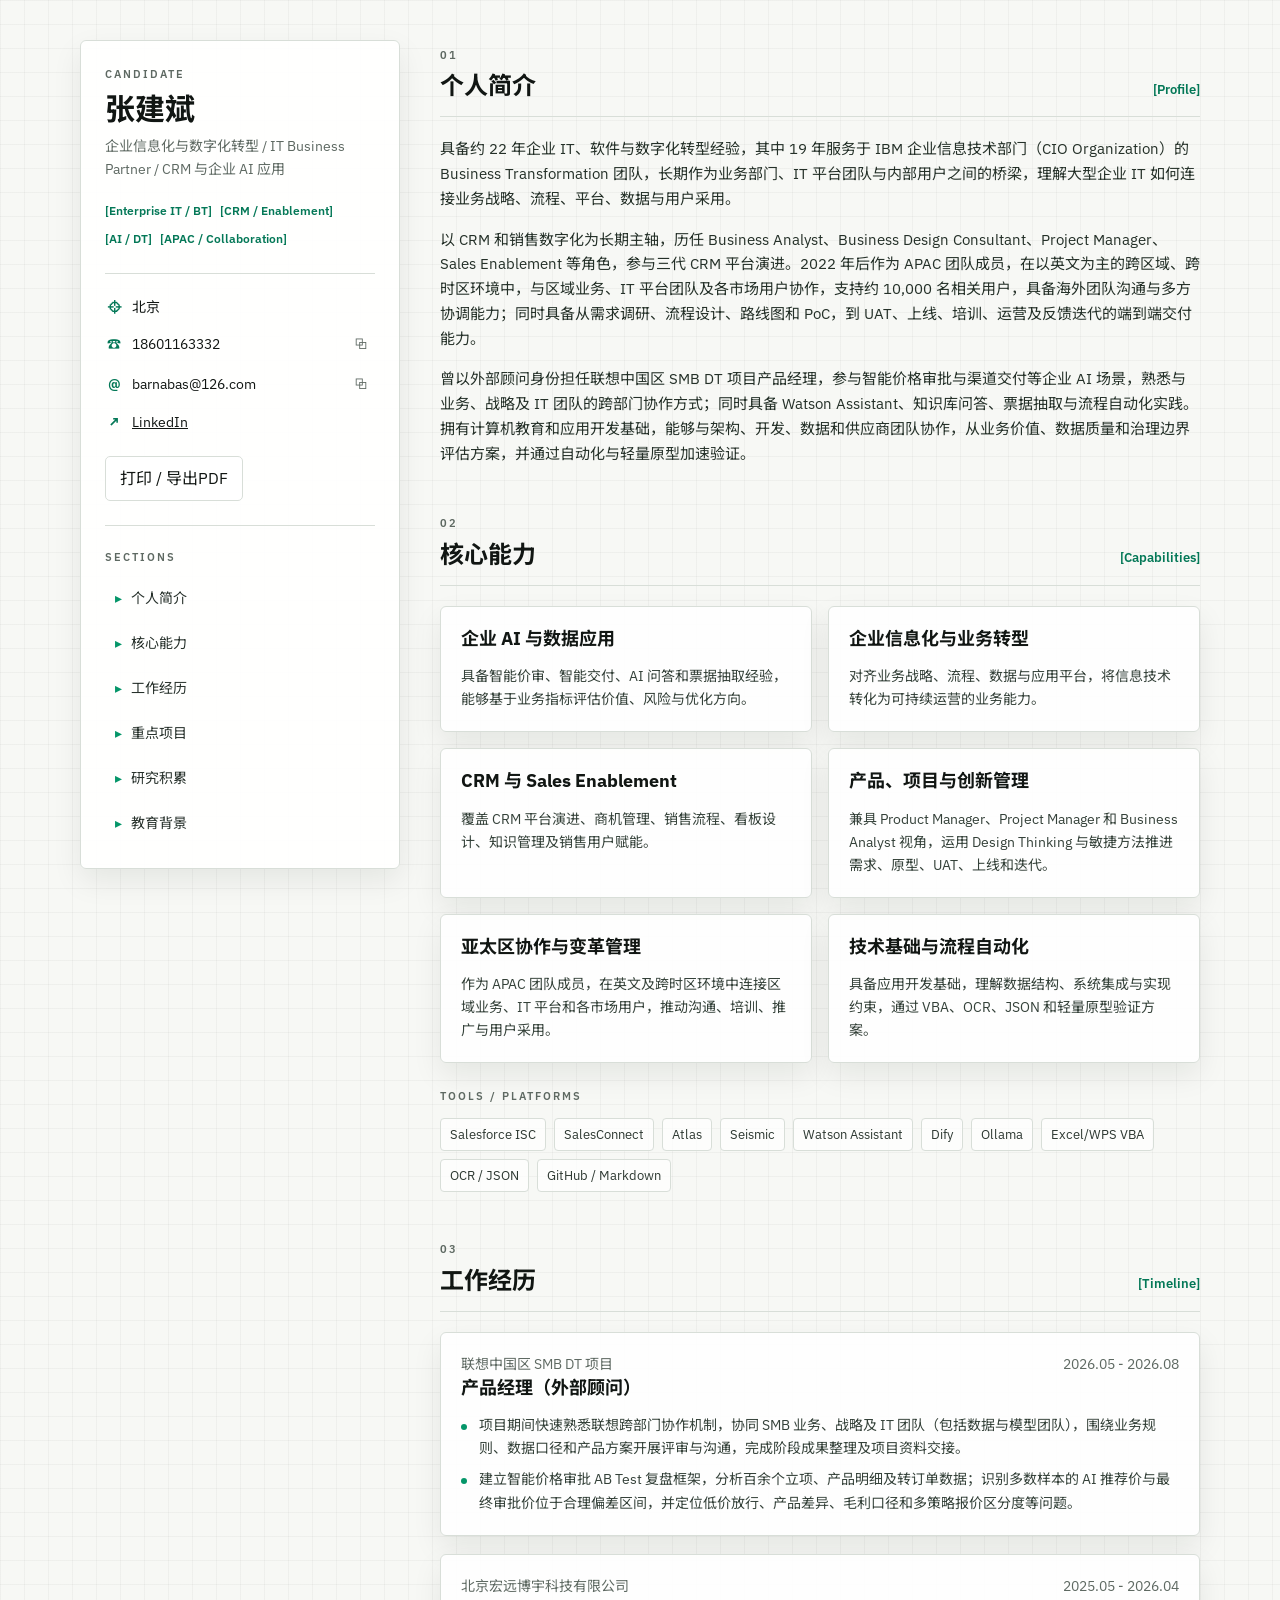
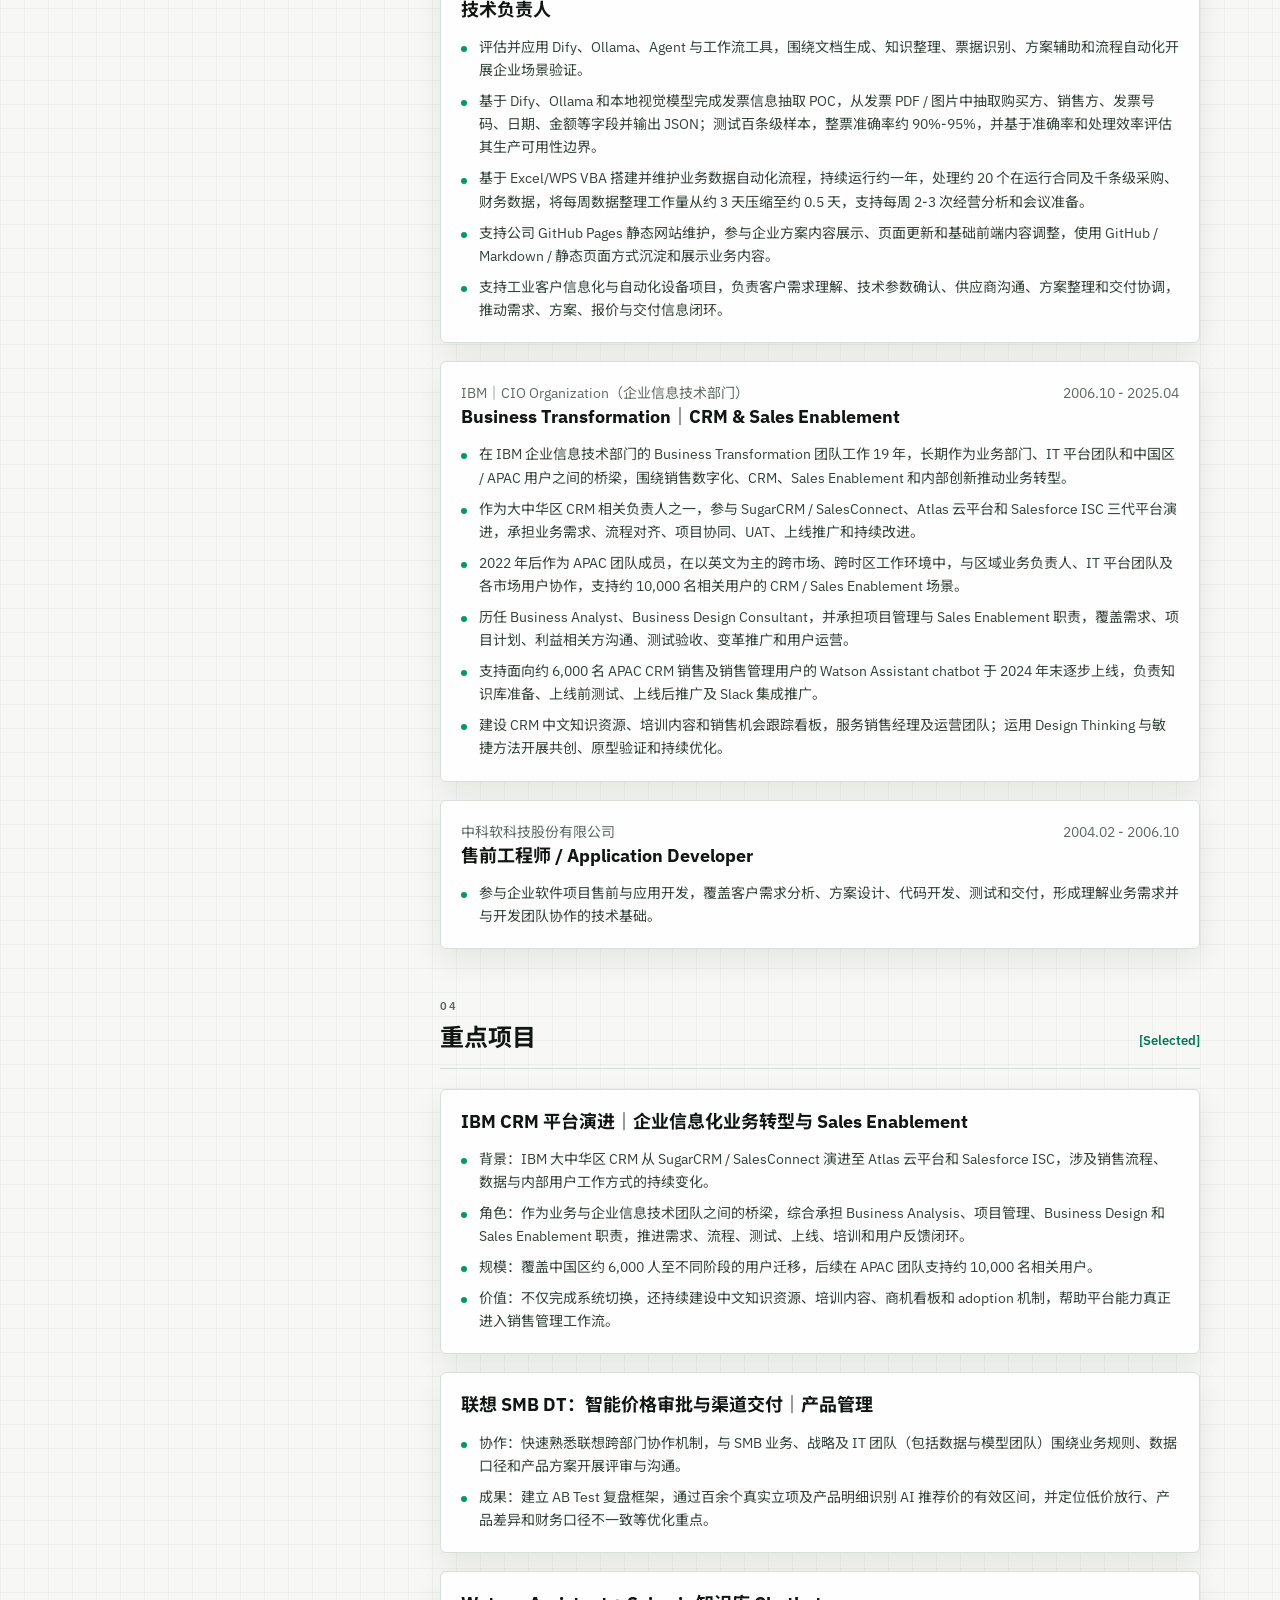
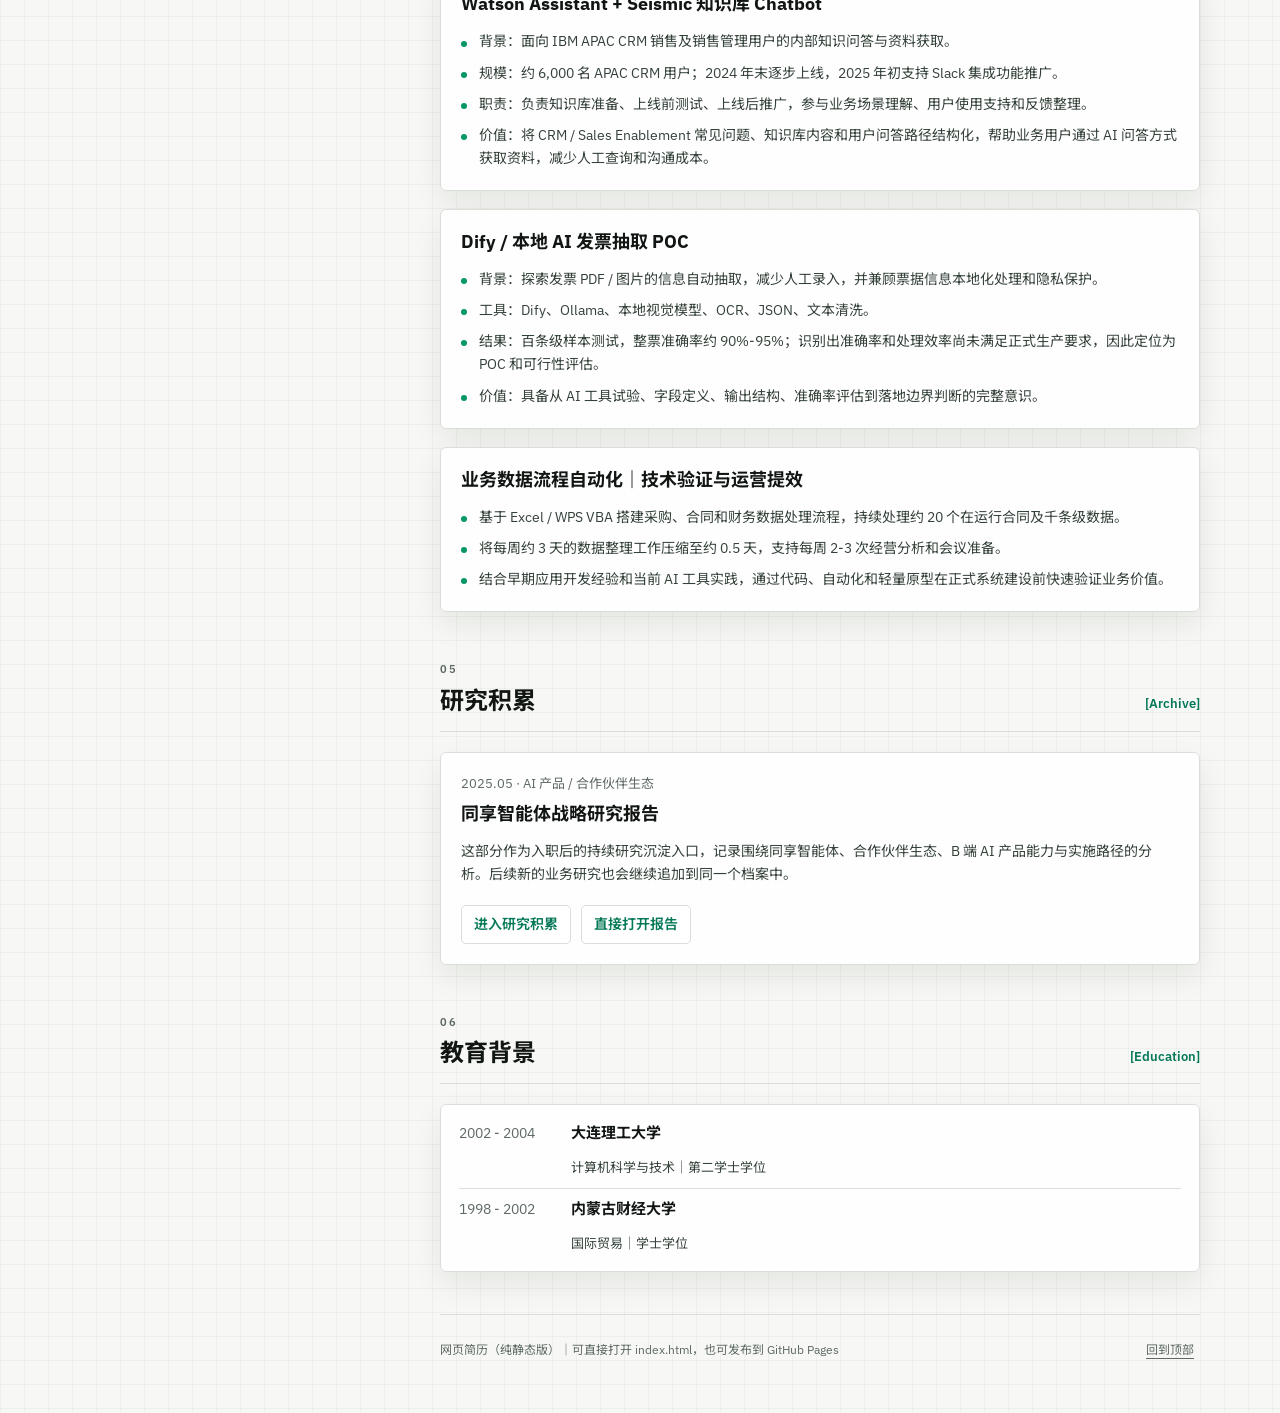
<file: index.html>
<!doctype html>
<html lang="zh-CN">
  <head>
    <meta charset="UTF-8" />
    <meta name="viewport" content="width=device-width, initial-scale=1.0" />
    <meta name="description" content="张建斌｜企业信息化与数字化转型 / IT Business Partner / CRM 与企业 AI 应用｜网页简历" />
    <meta name="author" content="张建斌" />
    <title>张建斌｜企业信息化与数字化转型｜简历</title>
    <link rel="preconnect" href="https://fonts.googleapis.com" />
    <link rel="preconnect" href="https://fonts.gstatic.com" crossorigin />
    <link href="https://fonts.googleapis.com/css2?family=IBM+Plex+Sans:wght@400;500;600;700&family=Noto+Sans+SC:wght@400;500;600;700&display=swap" rel="stylesheet" />
    <link rel="stylesheet" href="./styles.css" />
  </head>
  <body>
    <div class="page-shell">
      <header class="print-header">
        <h1>张建斌</h1>
        <p>企业信息化与数字化转型 / IT Business Partner / CRM 与企业 AI 应用</p>
        <div class="print-contact">
          <span>北京</span>
          <span>手机：18601163332</span>
          <span>邮箱：barnabas@126.com</span>
          <span>LinkedIn：www.linkedin.com/in/jian-bin-zhang-980275129/</span>
        </div>
      </header>

      <aside class="sidebar" aria-label="候选人信息">
        <div class="candidate-card">
          <div class="eyebrow">CANDIDATE</div>
          <h1>张建斌</h1>
          <p class="role">企业信息化与数字化转型 / IT Business Partner / CRM 与企业 AI 应用</p>

          <div class="tags" aria-label="关键词">
            <span>[Enterprise IT / BT]</span>
            <span>[CRM / Enablement]</span>
            <span>[AI / DT]</span>
            <span>[APAC / Collaboration]</span>
          </div>

          <div class="contact-list">
            <div class="contact-item">
              <span class="icon" aria-hidden="true">⌖</span>
              <span>北京</span>
            </div>
            <div class="contact-item">
              <span class="icon" aria-hidden="true">☎</span>
              <span id="phone">18601163332</span>
              <button class="icon-button" type="button" data-copy-target="phone" aria-label="复制手机号">⧉</button>
            </div>
            <div class="contact-item">
              <span class="icon" aria-hidden="true">@</span>
              <span id="email">barnabas@126.com</span>
              <button class="icon-button" type="button" data-copy-target="email" aria-label="复制邮箱">⧉</button>
            </div>
            <div class="contact-item">
              <span class="icon" aria-hidden="true">↗</span>
              <a href="https://www.linkedin.com/in/jian-bin-zhang-980275129/" target="_blank" rel="noreferrer">LinkedIn</a>
            </div>
          </div>

          <div class="action-row">
            <button class="button" type="button" id="printButton">打印 / 导出PDF</button>
          </div>

          <nav class="section-nav" aria-label="简历章节">
            <div class="eyebrow">SECTIONS</div>
            <a href="#summary">个人简介</a>
            <a href="#skills">核心能力</a>
            <a href="#experience">工作经历</a>
            <a href="#projects">重点项目</a>
            <a href="#research">研究积累</a>
            <a href="#education">教育背景</a>
          </nav>
        </div>
      </aside>

      <main class="content">
        <header class="mobile-header">
          <h1>张建斌</h1>
          <p>企业信息化与数字化转型 / IT Business Partner / CRM 与企业 AI 应用</p>
          <div>北京｜18601163332｜barnabas@126.com</div>
          <button class="button" type="button" id="mobilePrintButton">打印 / 导出PDF</button>
        </header>

        <section id="summary" class="section">
          <div class="section-heading">
            <div>
              <span>01</span>
              <h2>个人简介</h2>
            </div>
            <em>[Profile]</em>
          </div>
          <div class="section-body prose">
            <p>具备约 22 年企业 IT、软件与数字化转型经验，其中 19 年服务于 IBM 企业信息技术部门（CIO Organization）的 Business Transformation 团队，长期作为业务部门、IT 平台团队与内部用户之间的桥梁，理解大型企业 IT 如何连接业务战略、流程、平台、数据与用户采用。</p>
            <p>以 CRM 和销售数字化为长期主轴，历任 Business Analyst、Business Design Consultant、Project Manager、Sales Enablement 等角色，参与三代 CRM 平台演进。2022 年后作为 APAC 团队成员，在以英文为主的跨区域、跨时区环境中，与区域业务、IT 平台团队及各市场用户协作，支持约 10,000 名相关用户，具备海外团队沟通与多方协调能力；同时具备从需求调研、流程设计、路线图和 PoC，到 UAT、上线、培训、运营及反馈迭代的端到端交付能力。</p>
            <p>曾以外部顾问身份担任联想中国区 SMB DT 项目产品经理，参与智能价格审批与渠道交付等企业 AI 场景，熟悉与业务、战略及 IT 团队的跨部门协作方式；同时具备 Watson Assistant、知识库问答、票据抽取与流程自动化实践。拥有计算机教育和应用开发基础，能够与架构、开发、数据和供应商团队协作，从业务价值、数据质量和治理边界评估方案，并通过自动化与轻量原型加速验证。</p>
          </div>
        </section>

        <section id="skills" class="section">
          <div class="section-heading">
            <div>
              <span>02</span>
              <h2>核心能力</h2>
            </div>
            <em>[Capabilities]</em>
          </div>
          <div class="section-body">
            <div class="skill-grid">
              <article class="card"><h3>企业 AI 与数据应用</h3><p>具备智能价审、智能交付、AI 问答和票据抽取经验，能够基于业务指标评估价值、风险与优化方向。</p></article>
              <article class="card"><h3>企业信息化与业务转型</h3><p>对齐业务战略、流程、数据与应用平台，将信息技术转化为可持续运营的业务能力。</p></article>
              <article class="card"><h3>CRM 与 Sales Enablement</h3><p>覆盖 CRM 平台演进、商机管理、销售流程、看板设计、知识管理及销售用户赋能。</p></article>
              <article class="card"><h3>产品、项目与创新管理</h3><p>兼具 Product Manager、Project Manager 和 Business Analyst 视角，运用 Design Thinking 与敏捷方法推进需求、原型、UAT、上线和迭代。</p></article>
              <article class="card"><h3>亚太区协作与变革管理</h3><p>作为 APAC 团队成员，在英文及跨时区环境中连接区域业务、IT 平台和各市场用户，推动沟通、培训、推广与用户采用。</p></article>
              <article class="card"><h3>技术基础与流程自动化</h3><p>具备应用开发基础，理解数据结构、系统集成与实现约束，通过 VBA、OCR、JSON 和轻量原型验证方案。</p></article>
            </div>

            <div class="tool-block">
              <div class="eyebrow">TOOLS / PLATFORMS</div>
              <div class="tool-list">
                <span>Salesforce ISC</span><span>SalesConnect</span><span>Atlas</span><span>Seismic</span><span>Watson Assistant</span><span>Dify</span><span>Ollama</span><span>Excel/WPS VBA</span><span>OCR / JSON</span><span>GitHub / Markdown</span>
              </div>
            </div>
          </div>
        </section>

        <section id="experience" class="section">
          <div class="section-heading">
            <div>
              <span>03</span>
              <h2>工作经历</h2>
            </div>
            <em>[Timeline]</em>
          </div>
          <div class="section-body stack">
            <article class="card">
              <div class="job-title"><div><p>联想中国区 SMB DT 项目</p><h3>产品经理（外部顾问）</h3></div><time>2026.05 - 2026.08</time></div>
              <ul>
                <li>项目期间快速熟悉联想跨部门协作机制，协同 SMB 业务、战略及 IT 团队（包括数据与模型团队），围绕业务规则、数据口径和产品方案开展评审与沟通，完成阶段成果整理及项目资料交接。</li>
                <li>建立智能价格审批 AB Test 复盘框架，分析百余个立项、产品明细及转订单数据；识别多数样本的 AI 推荐价与最终审批价位于合理偏差区间，并定位低价放行、产品差异、毛利口径和多策略报价区分度等问题。</li>
              </ul>
            </article>

            <article class="card">
              <div class="job-title"><div><p>北京宏远博宇科技有限公司</p><h3>技术负责人</h3></div><time>2025.05 - 2026.04</time></div>
              <ul>
                <li>评估并应用 Dify、Ollama、Agent 与工作流工具，围绕文档生成、知识整理、票据识别、方案辅助和流程自动化开展企业场景验证。</li>
                <li>基于 Dify、Ollama 和本地视觉模型完成发票信息抽取 POC，从发票 PDF / 图片中抽取购买方、销售方、发票号码、日期、金额等字段并输出 JSON；测试百条级样本，整票准确率约 90%-95%，并基于准确率和处理效率评估其生产可用性边界。</li>
                <li>基于 Excel/WPS VBA 搭建并维护业务数据自动化流程，持续运行约一年，处理约 20 个在运行合同及千条级采购、财务数据，将每周数据整理工作量从约 3 天压缩至约 0.5 天，支持每周 2-3 次经营分析和会议准备。</li>
                <li>支持公司 GitHub Pages 静态网站维护，参与企业方案内容展示、页面更新和基础前端内容调整，使用 GitHub / Markdown / 静态页面方式沉淀和展示业务内容。</li>
                <li>支持工业客户信息化与自动化设备项目，负责客户需求理解、技术参数确认、供应商沟通、方案整理和交付协调，推动需求、方案、报价与交付信息闭环。</li>
              </ul>
            </article>

            <article class="card">
              <div class="job-title"><div><p>IBM｜CIO Organization（企业信息技术部门）</p><h3>Business Transformation｜CRM &amp; Sales Enablement</h3></div><time>2006.10 - 2025.04</time></div>
              <ul>
                <li>在 IBM 企业信息技术部门的 Business Transformation 团队工作 19 年，长期作为业务部门、IT 平台团队和中国区 / APAC 用户之间的桥梁，围绕销售数字化、CRM、Sales Enablement 和内部创新推动业务转型。</li>
                <li>作为大中华区 CRM 相关负责人之一，参与 SugarCRM / SalesConnect、Atlas 云平台和 Salesforce ISC 三代平台演进，承担业务需求、流程对齐、项目协同、UAT、上线推广和持续改进。</li>
                <li>2022 年后作为 APAC 团队成员，在以英文为主的跨市场、跨时区工作环境中，与区域业务负责人、IT 平台团队及各市场用户协作，支持约 10,000 名相关用户的 CRM / Sales Enablement 场景。</li>
                <li>历任 Business Analyst、Business Design Consultant，并承担项目管理与 Sales Enablement 职责，覆盖需求、项目计划、利益相关方沟通、测试验收、变革推广和用户运营。</li>
                <li>支持面向约 6,000 名 APAC CRM 销售及销售管理用户的 Watson Assistant chatbot 于 2024 年末逐步上线，负责知识库准备、上线前测试、上线后推广及 Slack 集成推广。</li>
                <li>建设 CRM 中文知识资源、培训内容和销售机会跟踪看板，服务销售经理及运营团队；运用 Design Thinking 与敏捷方法开展共创、原型验证和持续优化。</li>
              </ul>
            </article>

            <article class="card">
              <div class="job-title"><div><p>中科软科技股份有限公司</p><h3>售前工程师 / Application Developer</h3></div><time>2004.02 - 2006.10</time></div>
              <ul>
                <li>参与企业软件项目售前与应用开发，覆盖客户需求分析、方案设计、代码开发、测试和交付，形成理解业务需求并与开发团队协作的技术基础。</li>
              </ul>
            </article>
          </div>
        </section>

        <section id="projects" class="section">
          <div class="section-heading">
            <div>
              <span>04</span>
              <h2>重点项目</h2>
            </div>
            <em>[Selected]</em>
          </div>
          <div class="section-body stack">
            <article class="card"><h3>IBM CRM 平台演进｜企业信息化业务转型与 Sales Enablement</h3><ul><li>背景：IBM 大中华区 CRM 从 SugarCRM / SalesConnect 演进至 Atlas 云平台和 Salesforce ISC，涉及销售流程、数据与内部用户工作方式的持续变化。</li><li>角色：作为业务与企业信息技术团队之间的桥梁，综合承担 Business Analysis、项目管理、Business Design 和 Sales Enablement 职责，推进需求、流程、测试、上线、培训和用户反馈闭环。</li><li>规模：覆盖中国区约 6,000 人至不同阶段的用户迁移，后续在 APAC 团队支持约 10,000 名相关用户。</li><li>价值：不仅完成系统切换，还持续建设中文知识资源、培训内容、商机看板和 adoption 机制，帮助平台能力真正进入销售管理工作流。</li></ul></article>
            <article class="card"><h3>联想 SMB DT：智能价格审批与渠道交付｜产品管理</h3><ul><li>协作：快速熟悉联想跨部门协作机制，与 SMB 业务、战略及 IT 团队（包括数据与模型团队）围绕业务规则、数据口径和产品方案开展评审与沟通。</li><li>成果：建立 AB Test 复盘框架，通过百余个真实立项及产品明细识别 AI 推荐价的有效区间，并定位低价放行、产品差异和财务口径不一致等优化重点。</li></ul></article>
            <article class="card"><h3>Watson Assistant + Seismic 知识库 Chatbot</h3><ul><li>背景：面向 IBM APAC CRM 销售及销售管理用户的内部知识问答与资料获取。</li><li>规模：约 6,000 名 APAC CRM 用户；2024 年末逐步上线，2025 年初支持 Slack 集成功能推广。</li><li>职责：负责知识库准备、上线前测试、上线后推广，参与业务场景理解、用户使用支持和反馈整理。</li><li>价值：将 CRM / Sales Enablement 常见问题、知识库内容和用户问答路径结构化，帮助业务用户通过 AI 问答方式获取资料，减少人工查询和沟通成本。</li></ul></article>
            <article class="card"><h3>Dify / 本地 AI 发票抽取 POC</h3><ul><li>背景：探索发票 PDF / 图片的信息自动抽取，减少人工录入，并兼顾票据信息本地化处理和隐私保护。</li><li>工具：Dify、Ollama、本地视觉模型、OCR、JSON、文本清洗。</li><li>结果：百条级样本测试，整票准确率约 90%-95%；识别出准确率和处理效率尚未满足正式生产要求，因此定位为 POC 和可行性评估。</li><li>价值：具备从 AI 工具试验、字段定义、输出结构、准确率评估到落地边界判断的完整意识。</li></ul></article>
            <article class="card"><h3>业务数据流程自动化｜技术验证与运营提效</h3><ul><li>基于 Excel / WPS VBA 搭建采购、合同和财务数据处理流程，持续处理约 20 个在运行合同及千条级数据。</li><li>将每周约 3 天的数据整理工作压缩至约 0.5 天，支持每周 2-3 次经营分析和会议准备。</li><li>结合早期应用开发经验和当前 AI 工具实践，通过代码、自动化和轻量原型在正式系统建设前快速验证业务价值。</li></ul></article>
          </div>
        </section>

        <section id="research" class="section">
          <div class="section-heading">
            <div>
              <span>05</span>
              <h2>研究积累</h2>
            </div>
            <em>[Archive]</em>
          </div>
          <div class="section-body stack">
            <article class="card research-card">
              <div class="research-meta">2025.05 · AI 产品 / 合作伙伴生态</div>
              <h3>同享智能体战略研究报告</h3>
              <p>这部分作为入职后的持续研究沉淀入口，记录围绕同享智能体、合作伙伴生态、B 端 AI 产品能力与实施路径的分析。后续新的业务研究也会继续追加到同一个档案中。</p>
              <div class="link-row">
                <a class="text-link" href="./research/">进入研究积累</a>
                <a class="text-link" href="./research/tongxiang-report/">直接打开报告</a>
              </div>
            </article>
          </div>
        </section>
        <section id="education" class="section">
          <div class="section-heading">
            <div>
              <span>06</span>
              <h2>教育背景</h2>
            </div>
            <em>[Education]</em>
          </div>
          <div class="section-body">
            <article class="card education-compact">
              <div class="education-item"><time>2002 - 2004</time><div><h3>大连理工大学</h3><p>计算机科学与技术｜第二学士学位</p></div></div>
              <div class="education-item"><time>1998 - 2002</time><div><h3>内蒙古财经大学</h3><p>国际贸易｜学士学位</p></div></div>
            </article>
          </div>
        </section>

        <footer class="footer">
          <span>网页简历（纯静态版）｜可直接打开 index.html，也可发布到 GitHub Pages</span>
          <button type="button" id="topButton">回到顶部</button>
        </footer>
      </main>
    </div>

    <div class="toast" id="toast" role="status" aria-live="polite"></div>
    <script src="./script.js"></script>
  </body>
</html>
</file>
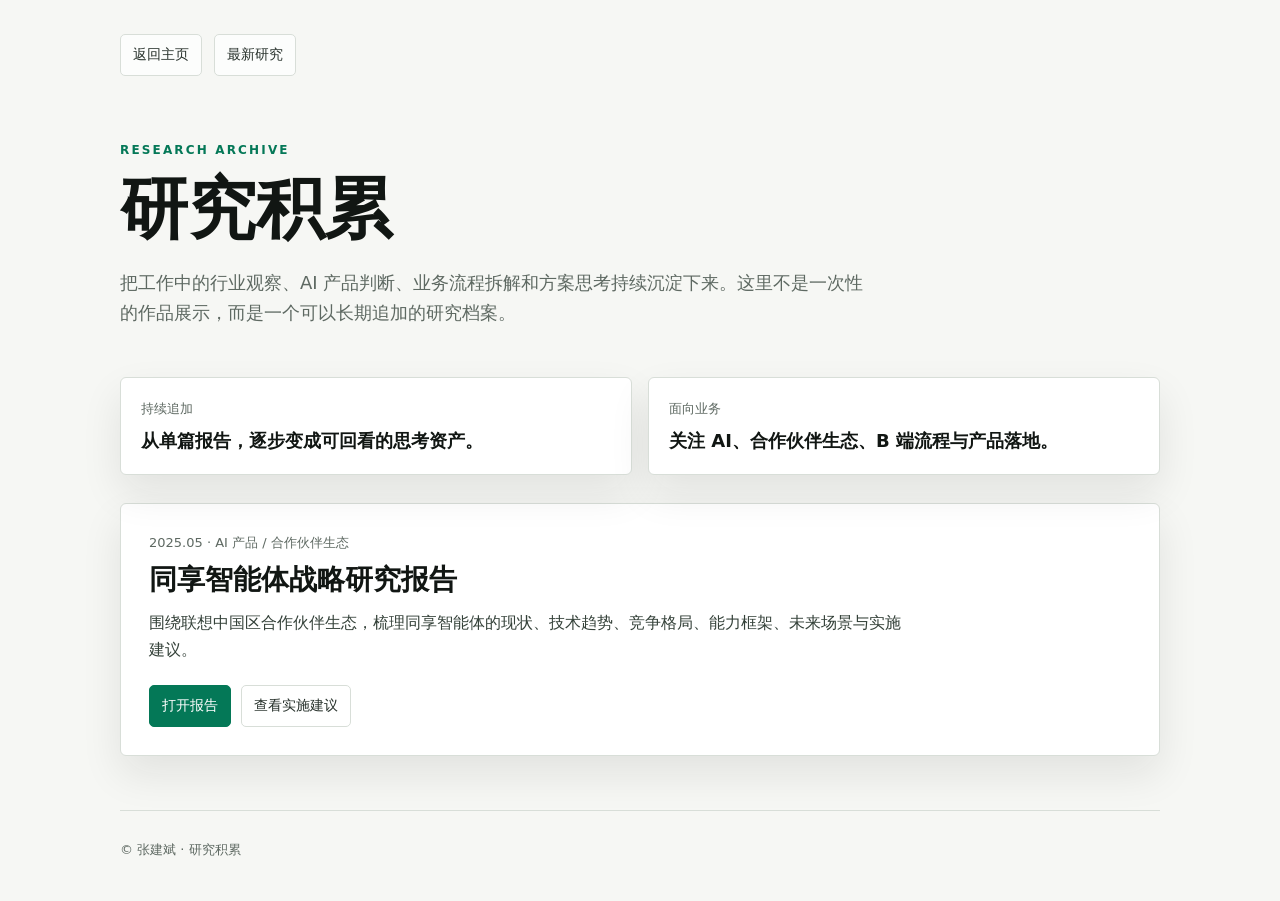
<file: research/index.html>
<!doctype html>
<html lang="zh-CN">
  <head>
    <meta charset="UTF-8" />
    <meta name="viewport" content="width=device-width, initial-scale=1.0" />
    <meta name="description" content="张建斌的业务研究、AI 产品观察与实践积累" />
    <title>研究积累｜张建斌</title>
    <link rel="stylesheet" href="./styles.css" />
  </head>
  <body>
    <header class="site-header">
      <nav>
        <a href="../">返回主页</a>
        <a href="./tongxiang-report/">最新研究</a>
      </nav>
      <p class="eyebrow">Research Archive</p>
      <h1>研究积累</h1>
      <p class="lead">把工作中的行业观察、AI 产品判断、业务流程拆解和方案思考持续沉淀下来。这里不是一次性的作品展示，而是一个可以长期追加的研究档案。</p>
    </header>

    <main>
      <section class="archive-intro">
        <div>
          <span>持续追加</span>
          <strong>从单篇报告，逐步变成可回看的思考资产。</strong>
        </div>
        <div>
          <span>面向业务</span>
          <strong>关注 AI、合作伙伴生态、B 端流程与产品落地。</strong>
        </div>
      </section>

      <section class="report-list" aria-label="研究列表">
        <article class="report-card">
          <div class="report-meta">2025.05 · AI 产品 / 合作伙伴生态</div>
          <h2>同享智能体战略研究报告</h2>
          <p>围绕联想中国区合作伙伴生态，梳理同享智能体的现状、技术趋势、竞争格局、能力框架、未来场景与实施建议。</p>
          <div class="report-actions">
            <a class="primary-link" href="./tongxiang-report/">打开报告</a>
            <a href="./tongxiang-report/roadmap.html">查看实施建议</a>
          </div>
        </article>
      </section>
    </main>

    <footer>
      <span>© 张建斌 · 研究积累</span>
    </footer>
  </body>
</html>
</file>
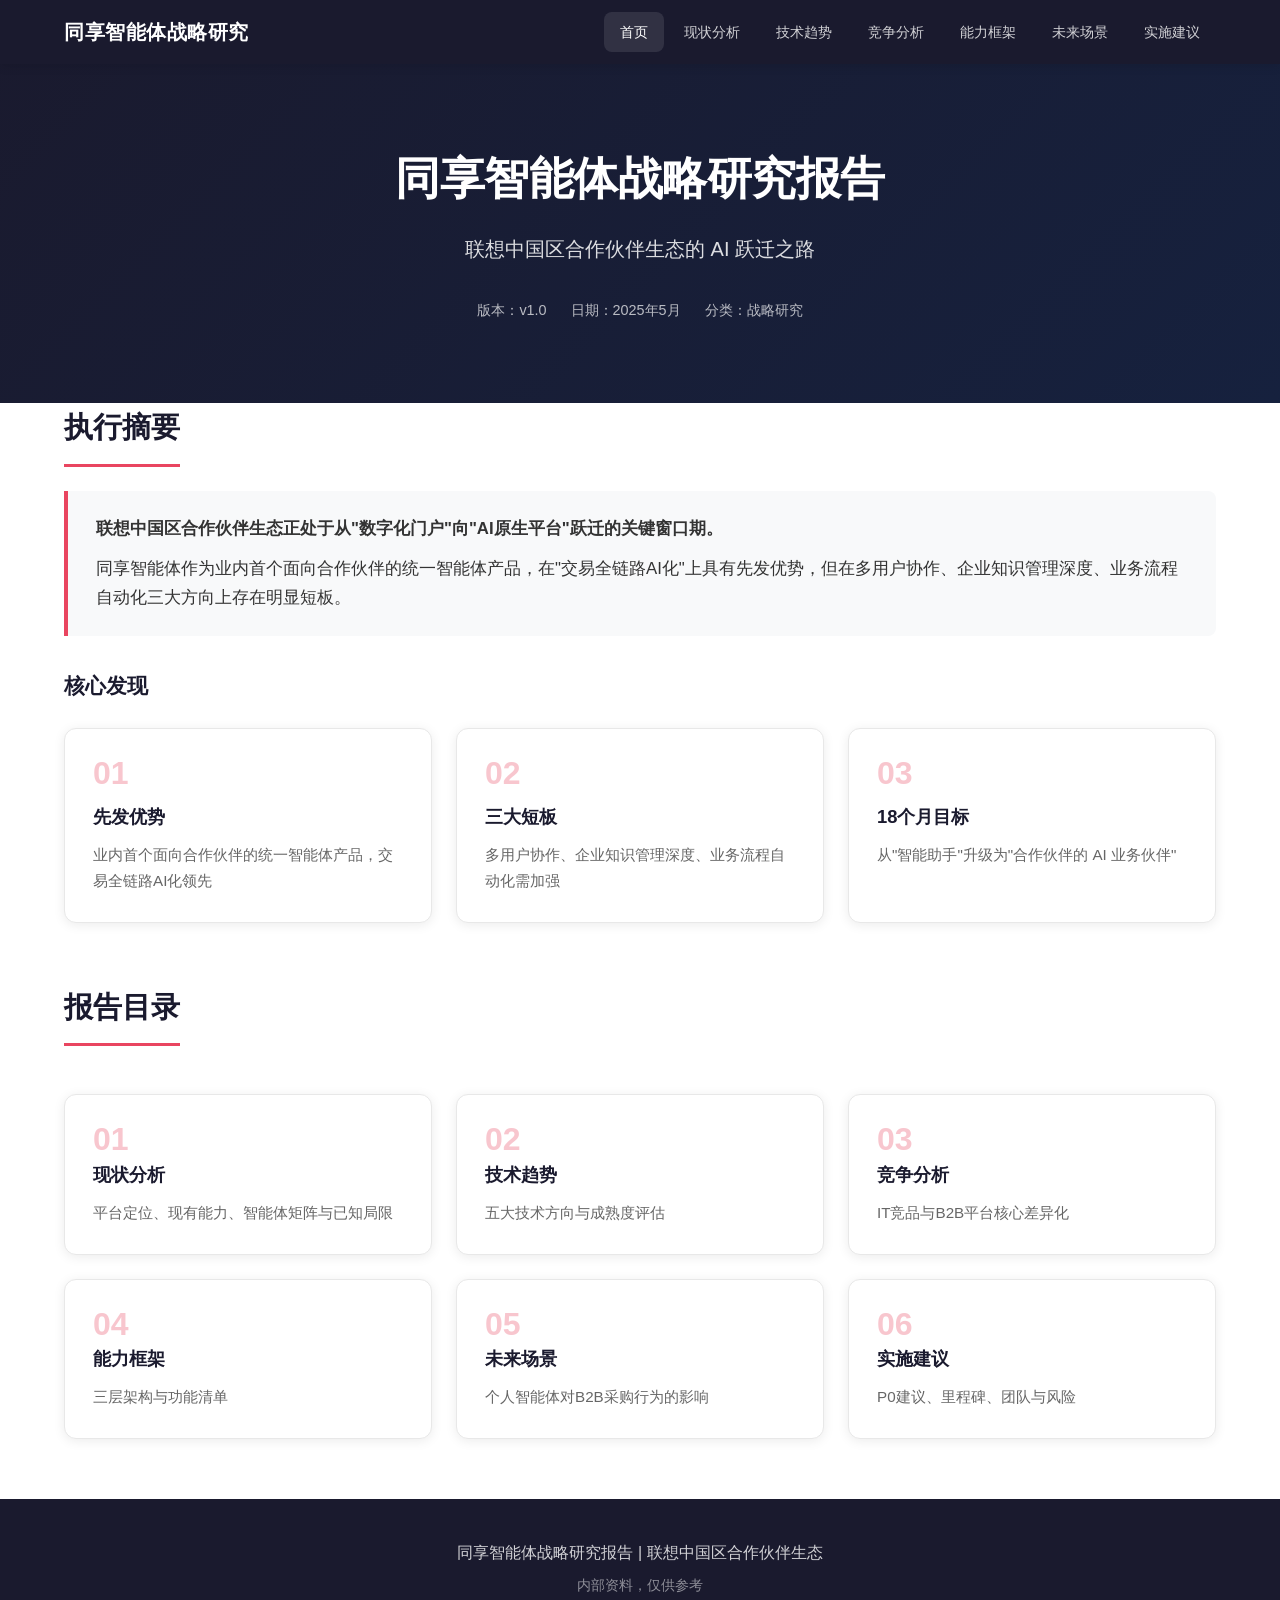
<file: research/tongxiang-report/index.html>
<!DOCTYPE html>
<html lang="zh-CN">
<head>
    <meta charset="UTF-8">
    <meta name="viewport" content="width=device-width, initial-scale=1.0">
    <title>同享智能体战略研究报告 | 联想中国区合作伙伴生态</title>
    <link rel="stylesheet" href="css/style.css">
</head>
<body>
    <nav class="main-nav">
        <div class="container">
            <div class="logo">同享智能体战略研究</div>
            <ul class="nav-links">
                <li><a href="index.html" class="active">首页</a></li>
                <li><a href="current-status.html">现状分析</a></li>
                <li><a href="tech-trends.html">技术趋势</a></li>
                <li><a href="competition.html">竞争分析</a></li>
                <li><a href="capability.html">能力框架</a></li>
                <li><a href="future.html">未来场景</a></li>
                <li><a href="roadmap.html">实施建议</a></li>
            </ul>
            <button class="mobile-menu-toggle" aria-label="菜单">☰</button>
        </div>
    </nav>

    <header class="hero">
        <div class="container">
            <h1>同享智能体战略研究报告</h1>
            <p class="subtitle">联想中国区合作伙伴生态的 AI 跃迁之路</p>
            <div class="meta-info">
                <span>版本：v1.0</span>
                <span>日期：2025年5月</span>
                <span>分类：战略研究</span>
            </div>
        </div>
    </header>

    <main class="container">
        <section class="executive-summary">
            <h2>执行摘要</h2>
            <div class="summary-box">
                <p><strong>联想中国区合作伙伴生态正处于从"数字化门户"向"AI原生平台"跃迁的关键窗口期。</strong></p>
                <p>同享智能体作为业内首个面向合作伙伴的统一智能体产品，在"交易全链路AI化"上具有先发优势，但在多用户协作、企业知识管理深度、业务流程自动化三大方向上存在明显短板。</p>
            </div>
            
            <div class="key-findings">
                <h3>核心发现</h3>
                <div class="finding-cards">
                    <div class="card">
                        <div class="card-number">01</div>
                        <h4>先发优势</h4>
                        <p>业内首个面向合作伙伴的统一智能体产品，交易全链路AI化领先</p>
                    </div>
                    <div class="card">
                        <div class="card-number">02</div>
                        <h4>三大短板</h4>
                        <p>多用户协作、企业知识管理深度、业务流程自动化需加强</p>
                    </div>
                    <div class="card">
                        <div class="card-number">03</div>
                        <h4>18个月目标</h4>
                        <p>从"智能助手"升级为"合作伙伴的 AI 业务伙伴"</p>
                    </div>
                </div>
            </div>
        </section>

        <section class="quick-links">
            <h2>报告目录</h2>
            <div class="chapter-grid">
                <a href="current-status.html" class="chapter-card">
                    <span class="chapter-num">01</span>
                    <h3>现状分析</h3>
                    <p>平台定位、现有能力、智能体矩阵与已知局限</p>
                </a>
                <a href="tech-trends.html" class="chapter-card">
                    <span class="chapter-num">02</span>
                    <h3>技术趋势</h3>
                    <p>五大技术方向与成熟度评估</p>
                </a>
                <a href="competition.html" class="chapter-card">
                    <span class="chapter-num">03</span>
                    <h3>竞争分析</h3>
                    <p>IT竞品与B2B平台核心差异化</p>
                </a>
                <a href="capability.html" class="chapter-card">
                    <span class="chapter-num">04</span>
                    <h3>能力框架</h3>
                    <p>三层架构与功能清单</p>
                </a>
                <a href="future.html" class="chapter-card">
                    <span class="chapter-num">05</span>
                    <h3>未来场景</h3>
                    <p>个人智能体对B2B采购行为的影响</p>
                </a>
                <a href="roadmap.html" class="chapter-card">
                    <span class="chapter-num">06</span>
                    <h3>实施建议</h3>
                    <p>P0建议、里程碑、团队与风险</p>
                </a>
            </div>
        </section>
    </main>

    <footer>
        <div class="container">
            <p>同享智能体战略研究报告 | 联想中国区合作伙伴生态</p>
            <p class="copyright">内部资料，仅供参考</p>
        </div>
    </footer>

    <script src="js/main.js"></script>
</body>
</html>
</file>
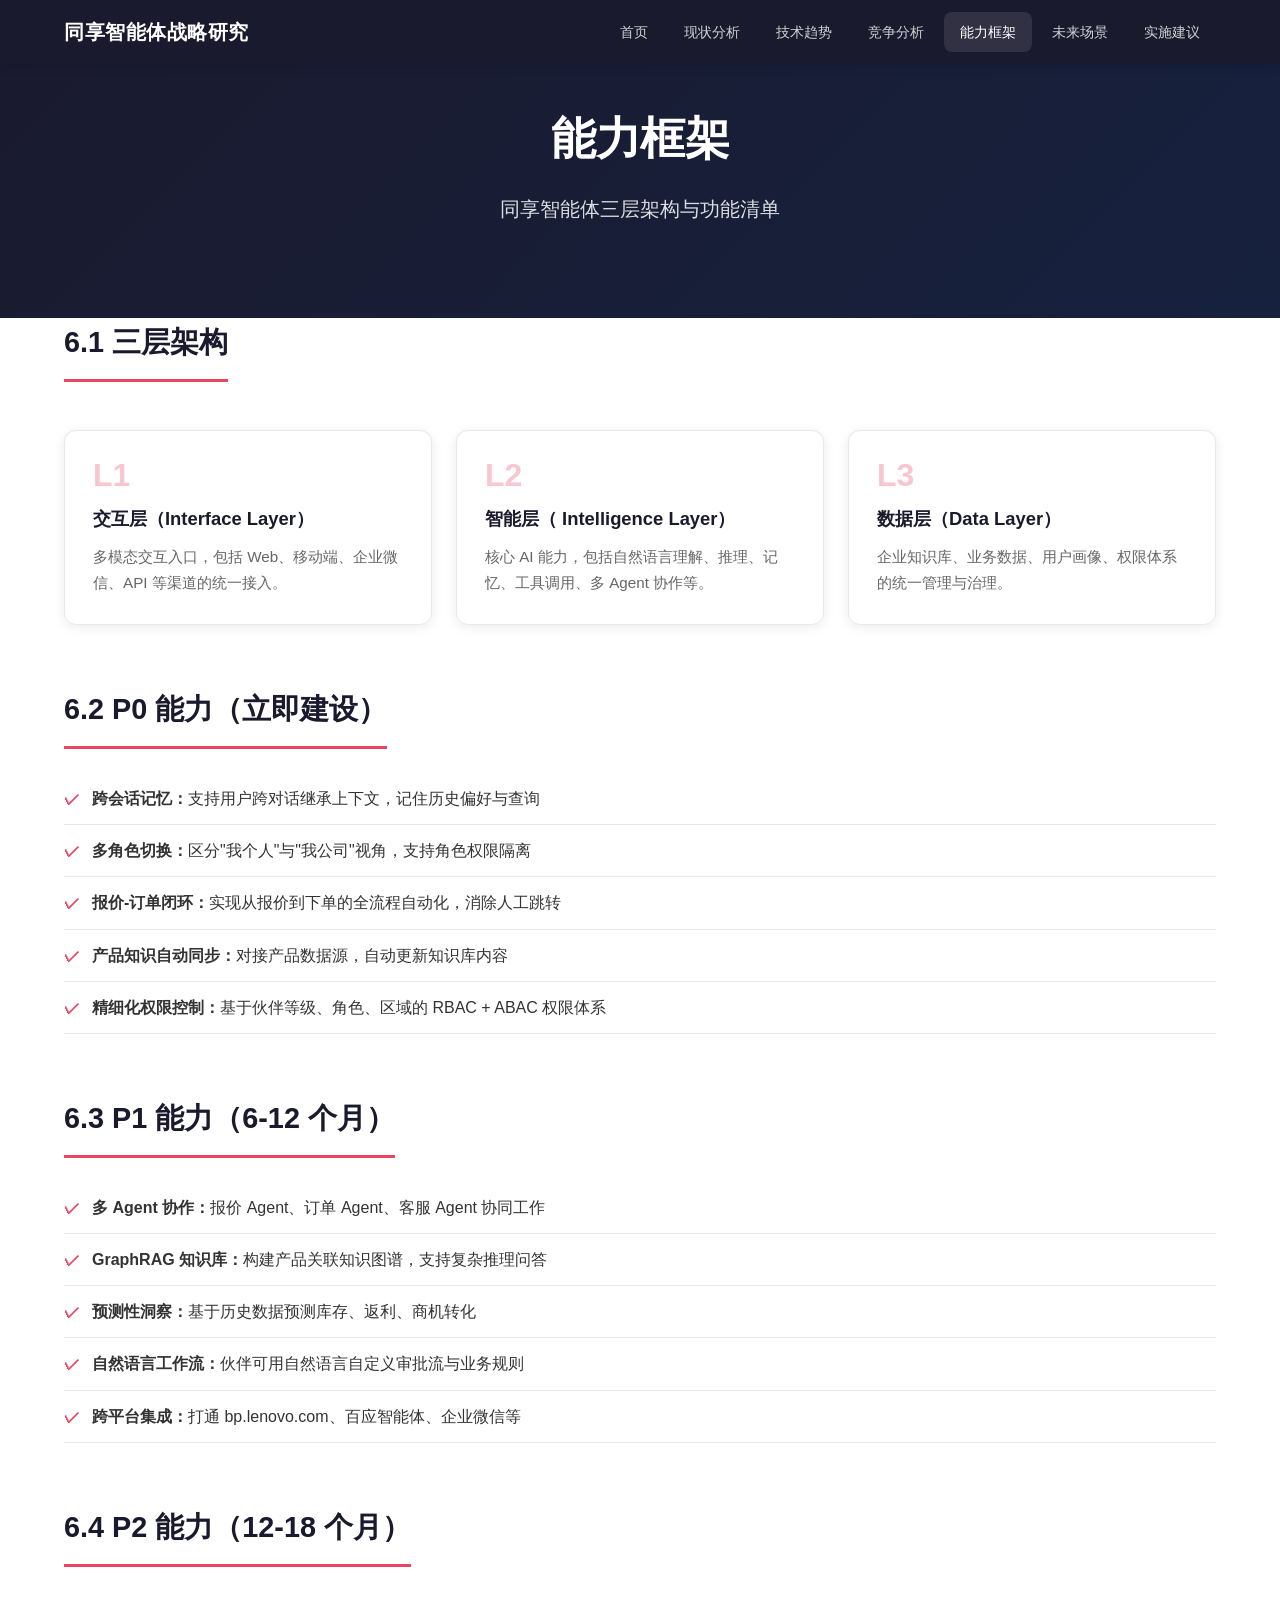
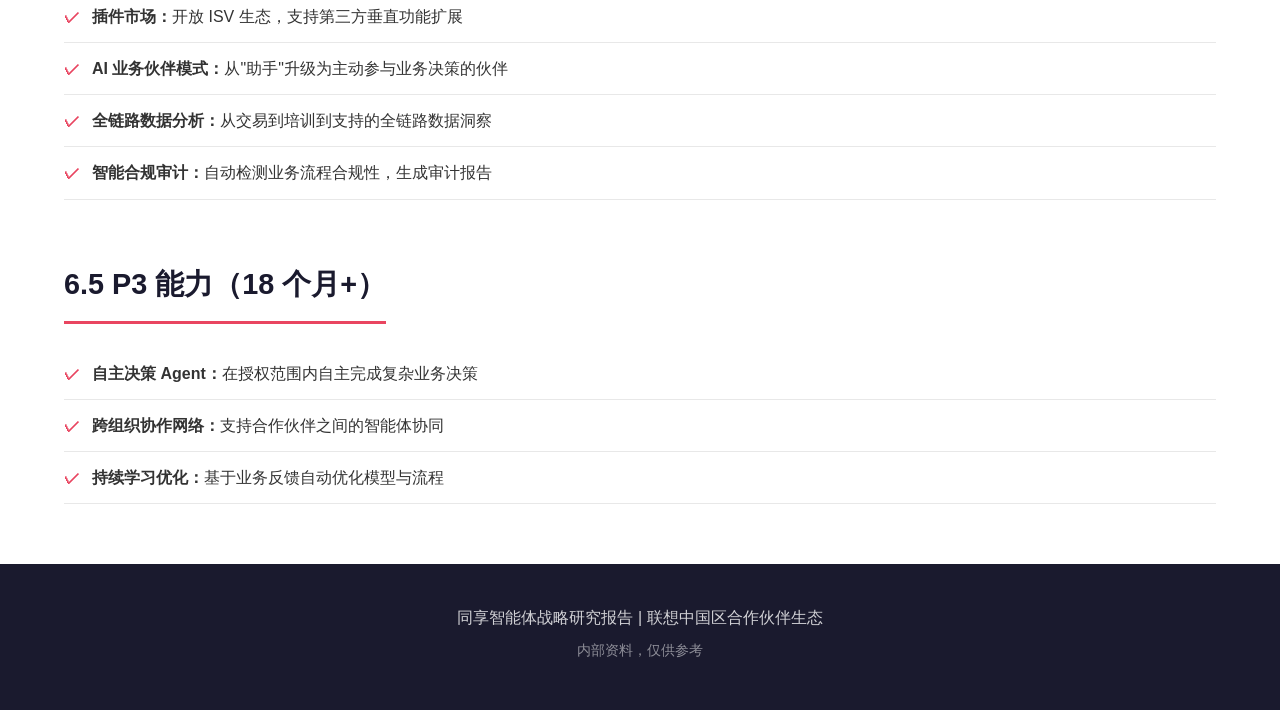
<file: research/tongxiang-report/capability.html>
<!DOCTYPE html>
<html lang="zh-CN">
<head>
    <meta charset="UTF-8">
    <meta name="viewport" content="width=device-width, initial-scale=1.0">
    <title>能力框架 | 同享智能体战略研究报告</title>
    <link rel="stylesheet" href="css/style.css">
</head>
<body>
    <nav class="main-nav">
        <div class="container">
            <div class="logo">同享智能体战略研究</div>
            <ul class="nav-links">
                <li><a href="index.html">首页</a></li>
                <li><a href="current-status.html">现状分析</a></li>
                <li><a href="tech-trends.html">技术趋势</a></li>
                <li><a href="competition.html">竞争分析</a></li>
                <li><a href="capability.html" class="active">能力框架</a></li>
                <li><a href="future.html">未来场景</a></li>
                <li><a href="roadmap.html">实施建议</a></li>
            </ul>
            <button class="mobile-menu-toggle" aria-label="菜单">☰</button>
        </div>
    </nav>

    <header class="hero" style="padding: 100px 0 60px;">
        <div class="container">
            <h1>能力框架</h1>
            <p class="subtitle">同享智能体三层架构与功能清单</p>
        </div>
    </header>

    <main class="container">
        <section>
            <h2>6.1 三层架构</h2>
            
            <div class="chapter-grid" style="grid-template-columns: repeat(auto-fit, minmax(280px, 1fr));">
                <div class="card">
                    <div class="card-number">L1</div>
                    <h4>交互层（Interface Layer）</h4>
                    <p>多模态交互入口，包括 Web、移动端、企业微信、API 等渠道的统一接入。</p>
                </div>
                <div class="card">
                    <div class="card-number">L2</div>
                    <h4>智能层（ Intelligence Layer）</h4>
                    <p>核心 AI 能力，包括自然语言理解、推理、记忆、工具调用、多 Agent 协作等。</p>
                </div>
                <div class="card">
                    <div class="card-number">L3</div>
                    <h4>数据层（Data Layer）</h4>
                    <p>企业知识库、业务数据、用户画像、权限体系的统一管理与治理。</p>
                </div>
            </div>
        </section>

        <section>
            <h2>6.2 P0 能力（立即建设）</h2>
            <ul class="feature-list">
                <li><strong>跨会话记忆：</strong>支持用户跨对话继承上下文，记住历史偏好与查询</li>
                <li><strong>多角色切换：</strong>区分"我个人"与"我公司"视角，支持角色权限隔离</li>
                <li><strong>报价-订单闭环：</strong>实现从报价到下单的全流程自动化，消除人工跳转</li>
                <li><strong>产品知识自动同步：</strong>对接产品数据源，自动更新知识库内容</li>
                <li><strong>精细化权限控制：</strong>基于伙伴等级、角色、区域的 RBAC + ABAC 权限体系</li>
            </ul>
        </section>

        <section>
            <h2>6.3 P1 能力（6-12 个月）</h2>
            <ul class="feature-list">
                <li><strong>多 Agent 协作：</strong>报价 Agent、订单 Agent、客服 Agent 协同工作</li>
                <li><strong>GraphRAG 知识库：</strong>构建产品关联知识图谱，支持复杂推理问答</li>
                <li><strong>预测性洞察：</strong>基于历史数据预测库存、返利、商机转化</li>
                <li><strong>自然语言工作流：</strong>伙伴可用自然语言自定义审批流与业务规则</li>
                <li><strong>跨平台集成：</strong>打通 bp.lenovo.com、百应智能体、企业微信等</li>
            </ul>
        </section>

        <section>
            <h2>6.4 P2 能力（12-18 个月）</h2>
            <ul class="feature-list">
                <li><strong>插件市场：</strong>开放 ISV 生态，支持第三方垂直功能扩展</li>
                <li><strong>AI 业务伙伴模式：</strong>从"助手"升级为主动参与业务决策的伙伴</li>
                <li><strong>全链路数据分析：</strong>从交易到培训到支持的全链路数据洞察</li>
                <li><strong>智能合规审计：</strong>自动检测业务流程合规性，生成审计报告</li>
            </ul>
        </section>

        <section>
            <h2>6.5 P3 能力（18 个月+）</h2>
            <ul class="feature-list">
                <li><strong>自主决策 Agent：</strong>在授权范围内自主完成复杂业务决策</li>
                <li><strong>跨组织协作网络：</strong>支持合作伙伴之间的智能体协同</li>
                <li><strong>持续学习优化：</strong>基于业务反馈自动优化模型与流程</li>
            </ul>
        </section>
    </main>

    <footer>
        <div class="container">
            <p>同享智能体战略研究报告 | 联想中国区合作伙伴生态</p>
            <p class="copyright">内部资料，仅供参考</p>
        </div>
    </footer>

    <script src="js/main.js"></script>
</body>
</html>
</file>
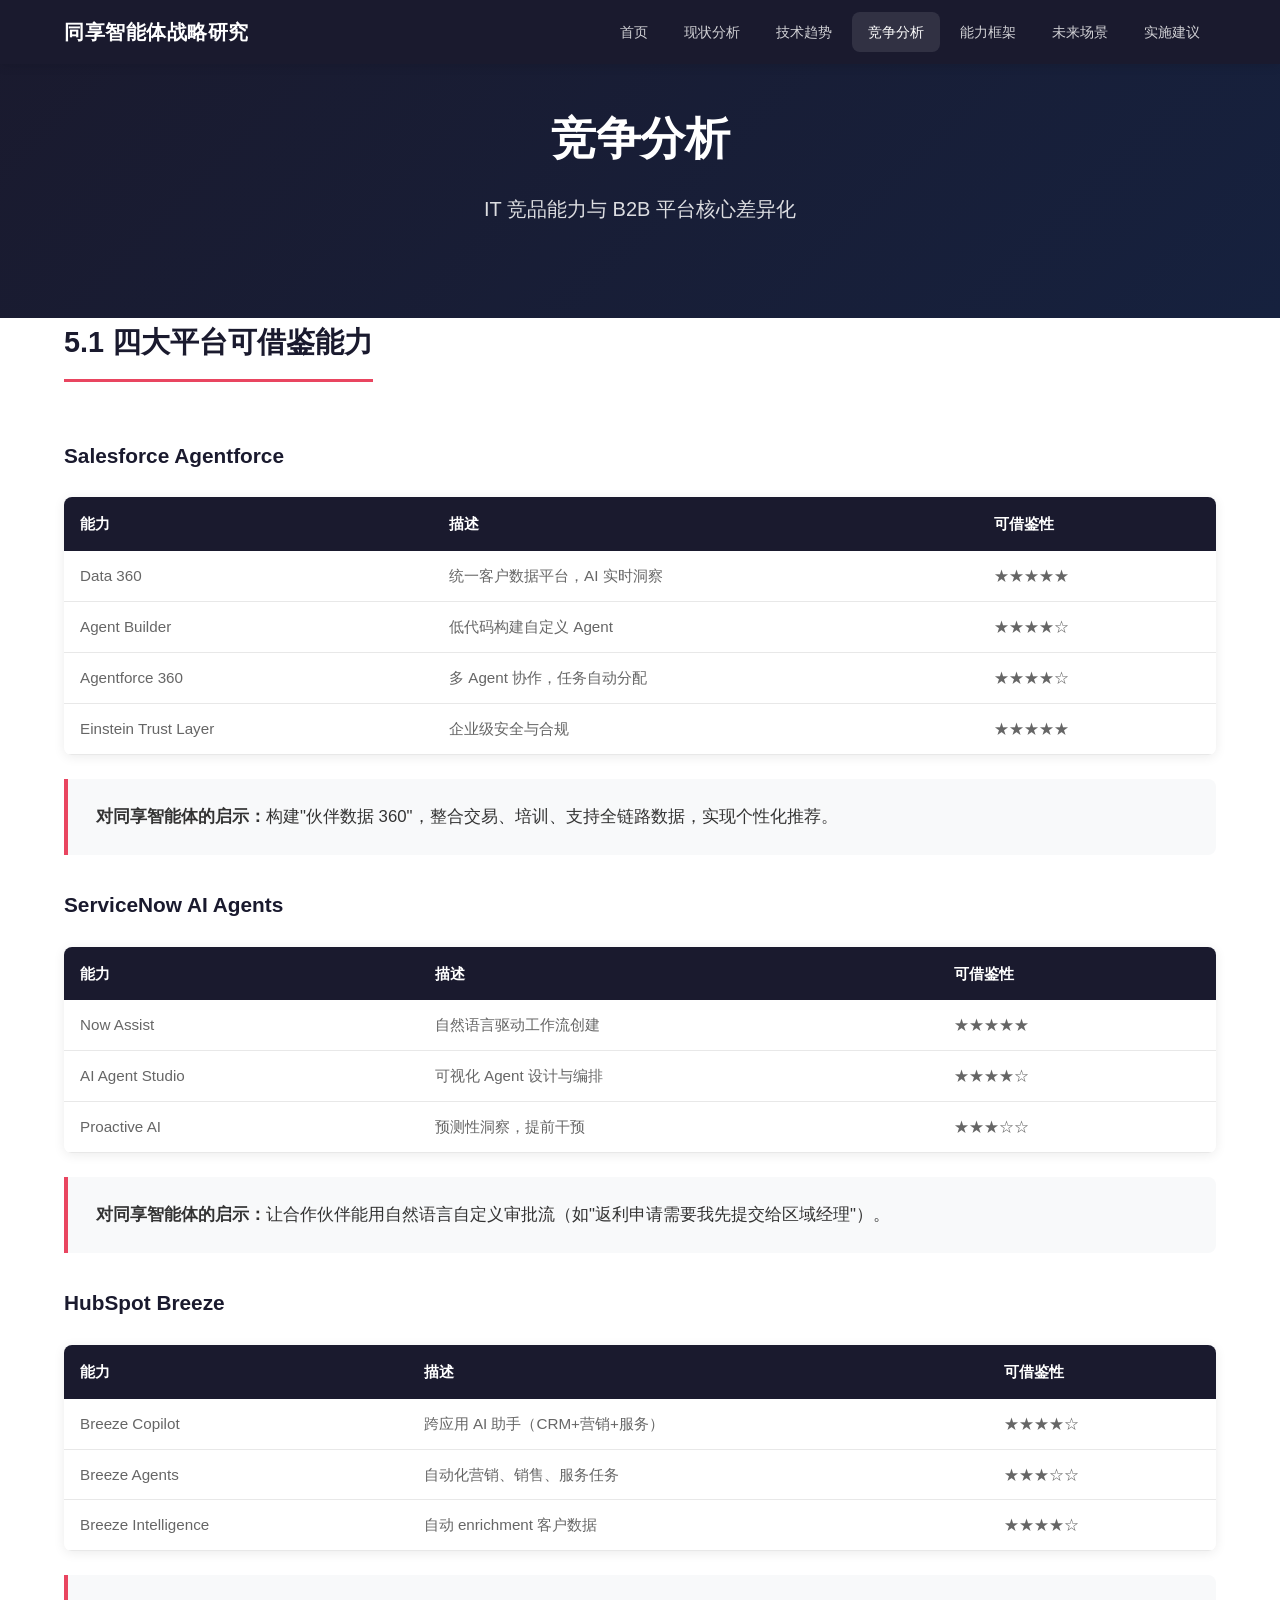
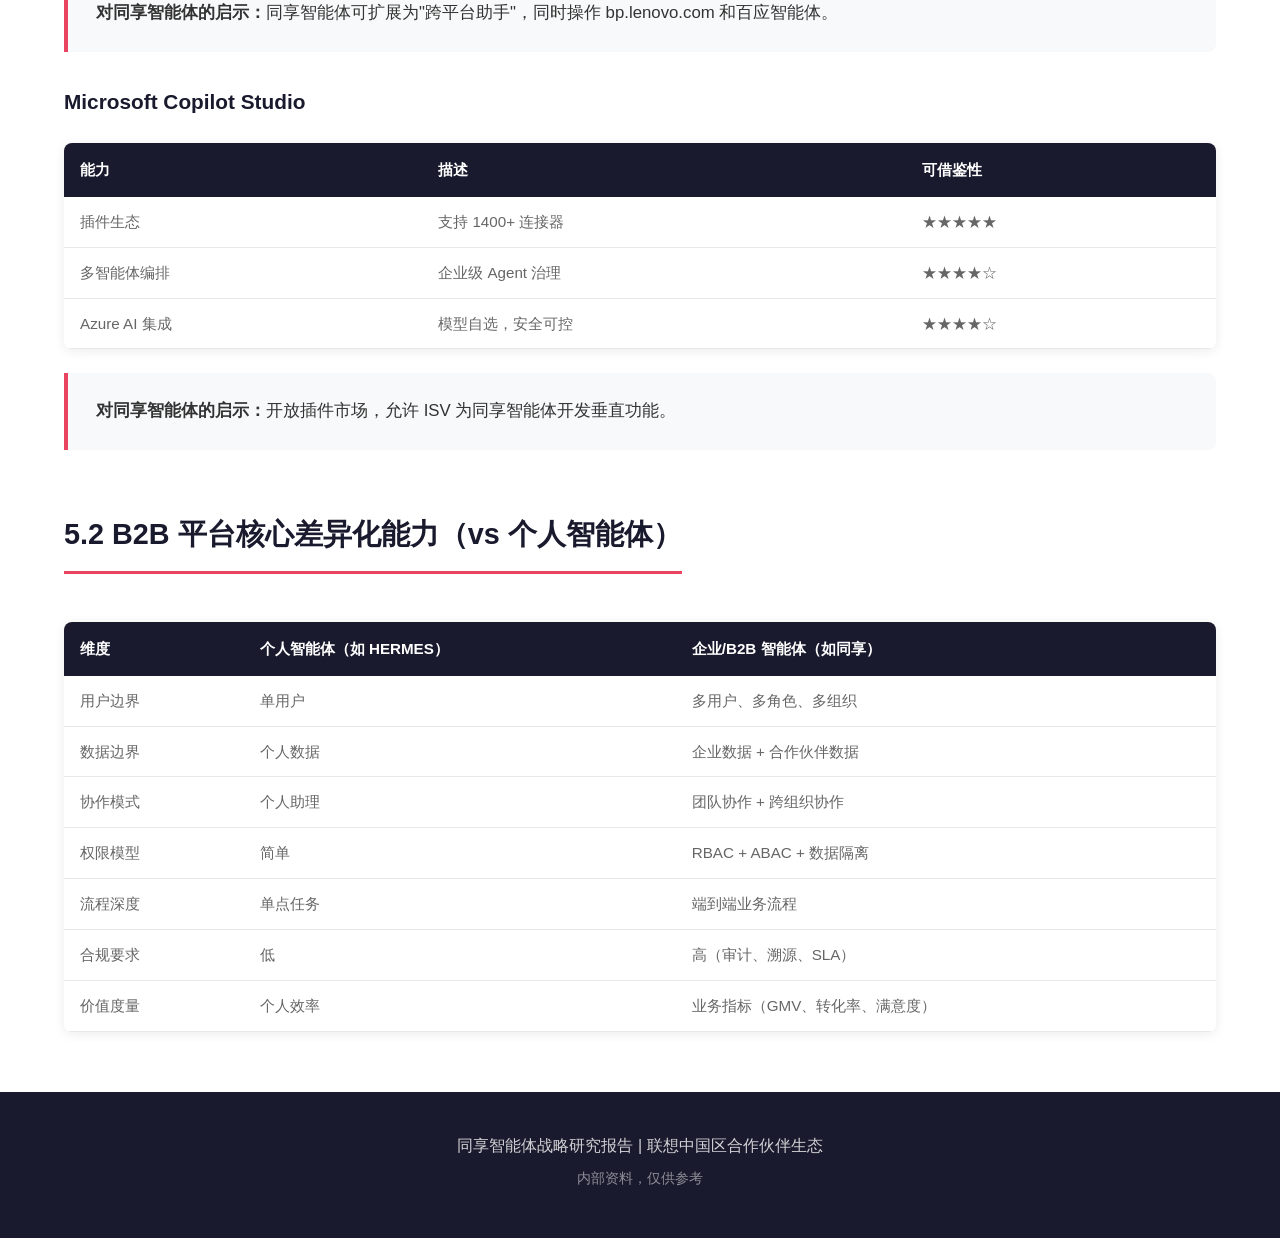
<file: research/tongxiang-report/competition.html>
<!DOCTYPE html>
<html lang="zh-CN">
<head>
    <meta charset="UTF-8">
    <meta name="viewport" content="width=device-width, initial-scale=1.0">
    <title>竞争分析 | 同享智能体战略研究报告</title>
    <link rel="stylesheet" href="css/style.css">
</head>
<body>
    <nav class="main-nav">
        <div class="container">
            <div class="logo">同享智能体战略研究</div>
            <ul class="nav-links">
                <li><a href="index.html">首页</a></li>
                <li><a href="current-status.html">现状分析</a></li>
                <li><a href="tech-trends.html">技术趋势</a></li>
                <li><a href="competition.html" class="active">竞争分析</a></li>
                <li><a href="capability.html">能力框架</a></li>
                <li><a href="future.html">未来场景</a></li>
                <li><a href="roadmap.html">实施建议</a></li>
            </ul>
            <button class="mobile-menu-toggle" aria-label="菜单">☰</button>
        </div>
    </nav>

    <header class="hero" style="padding: 100px 0 60px;">
        <div class="container">
            <h1>竞争分析</h1>
            <p class="subtitle">IT 竞品能力与 B2B 平台核心差异化</p>
        </div>
    </header>

    <main class="container">
        <section>
            <h2>5.1 四大平台可借鉴能力</h2>
            
            <h3>Salesforce Agentforce</h3>
            <div class="table-wrapper">
                <table>
                    <thead>
                        <tr><th>能力</th><th>描述</th><th>可借鉴性</th></tr>
                    </thead>
                    <tbody>
                        <tr><td>Data 360</td><td>统一客户数据平台，AI 实时洞察</td><td>★★★★★</td></tr>
                        <tr><td>Agent Builder</td><td>低代码构建自定义 Agent</td><td>★★★★☆</td></tr>
                        <tr><td>Agentforce 360</td><td>多 Agent 协作，任务自动分配</td><td>★★★★☆</td></tr>
                        <tr><td>Einstein Trust Layer</td><td>企业级安全与合规</td><td>★★★★★</td></tr>
                    </tbody>
                </table>
            </div>
            <div class="summary-box">
                <p><strong>对同享智能体的启示：</strong>构建"伙伴数据 360"，整合交易、培训、支持全链路数据，实现个性化推荐。</p>
            </div>

            <h3>ServiceNow AI Agents</h3>
            <div class="table-wrapper">
                <table>
                    <thead>
                        <tr><th>能力</th><th>描述</th><th>可借鉴性</th></tr>
                    </thead>
                    <tbody>
                        <tr><td>Now Assist</td><td>自然语言驱动工作流创建</td><td>★★★★★</td></tr>
                        <tr><td>AI Agent Studio</td><td>可视化 Agent 设计与编排</td><td>★★★★☆</td></tr>
                        <tr><td>Proactive AI</td><td>预测性洞察，提前干预</td><td>★★★☆☆</td></tr>
                    </tbody>
                </table>
            </div>
            <div class="summary-box">
                <p><strong>对同享智能体的启示：</strong>让合作伙伴能用自然语言自定义审批流（如"返利申请需要我先提交给区域经理"）。</p>
            </div>

            <h3>HubSpot Breeze</h3>
            <div class="table-wrapper">
                <table>
                    <thead>
                        <tr><th>能力</th><th>描述</th><th>可借鉴性</th></tr>
                    </thead>
                    <tbody>
                        <tr><td>Breeze Copilot</td><td>跨应用 AI 助手（CRM+营销+服务）</td><td>★★★★☆</td></tr>
                        <tr><td>Breeze Agents</td><td>自动化营销、销售、服务任务</td><td>★★★☆☆</td></tr>
                        <tr><td>Breeze Intelligence</td><td>自动 enrichment 客户数据</td><td>★★★★☆</td></tr>
                    </tbody>
                </table>
            </div>
            <div class="summary-box">
                <p><strong>对同享智能体的启示：</strong>同享智能体可扩展为"跨平台助手"，同时操作 bp.lenovo.com 和百应智能体。</p>
            </div>

            <h3>Microsoft Copilot Studio</h3>
            <div class="table-wrapper">
                <table>
                    <thead>
                        <tr><th>能力</th><th>描述</th><th>可借鉴性</th></tr>
                    </thead>
                    <tbody>
                        <tr><td>插件生态</td><td>支持 1400+ 连接器</td><td>★★★★★</td></tr>
                        <tr><td>多智能体编排</td><td>企业级 Agent 治理</td><td>★★★★☆</td></tr>
                        <tr><td>Azure AI 集成</td><td>模型自选，安全可控</td><td>★★★★☆</td></tr>
                    </tbody>
                </table>
            </div>
            <div class="summary-box">
                <p><strong>对同享智能体的启示：</strong>开放插件市场，允许 ISV 为同享智能体开发垂直功能。</p>
            </div>
        </section>

        <section>
            <h2>5.2 B2B 平台核心差异化能力（vs 个人智能体）</h2>
            <div class="table-wrapper">
                <table>
                    <thead>
                        <tr><th>维度</th><th>个人智能体（如 HERMES）</th><th>企业/B2B 智能体（如同享）</th></tr>
                    </thead>
                    <tbody>
                        <tr><td>用户边界</td><td>单用户</td><td>多用户、多角色、多组织</td></tr>
                        <tr><td>数据边界</td><td>个人数据</td><td>企业数据 + 合作伙伴数据</td></tr>
                        <tr><td>协作模式</td><td>个人助理</td><td>团队协作 + 跨组织协作</td></tr>
                        <tr><td>权限模型</td><td>简单</td><td>RBAC + ABAC + 数据隔离</td></tr>
                        <tr><td>流程深度</td><td>单点任务</td><td>端到端业务流程</td></tr>
                        <tr><td>合规要求</td><td>低</td><td>高（审计、溯源、SLA）</td></tr>
                        <tr><td>价值度量</td><td>个人效率</td><td>业务指标（GMV、转化率、满意度）</td></tr>
                    </tbody>
                </table>
            </div>
        </section>
    </main>

    <footer>
        <div class="container">
            <p>同享智能体战略研究报告 | 联想中国区合作伙伴生态</p>
            <p class="copyright">内部资料，仅供参考</p>
        </div>
    </footer>

    <script src="js/main.js"></script>
</body>
</html>
</file>
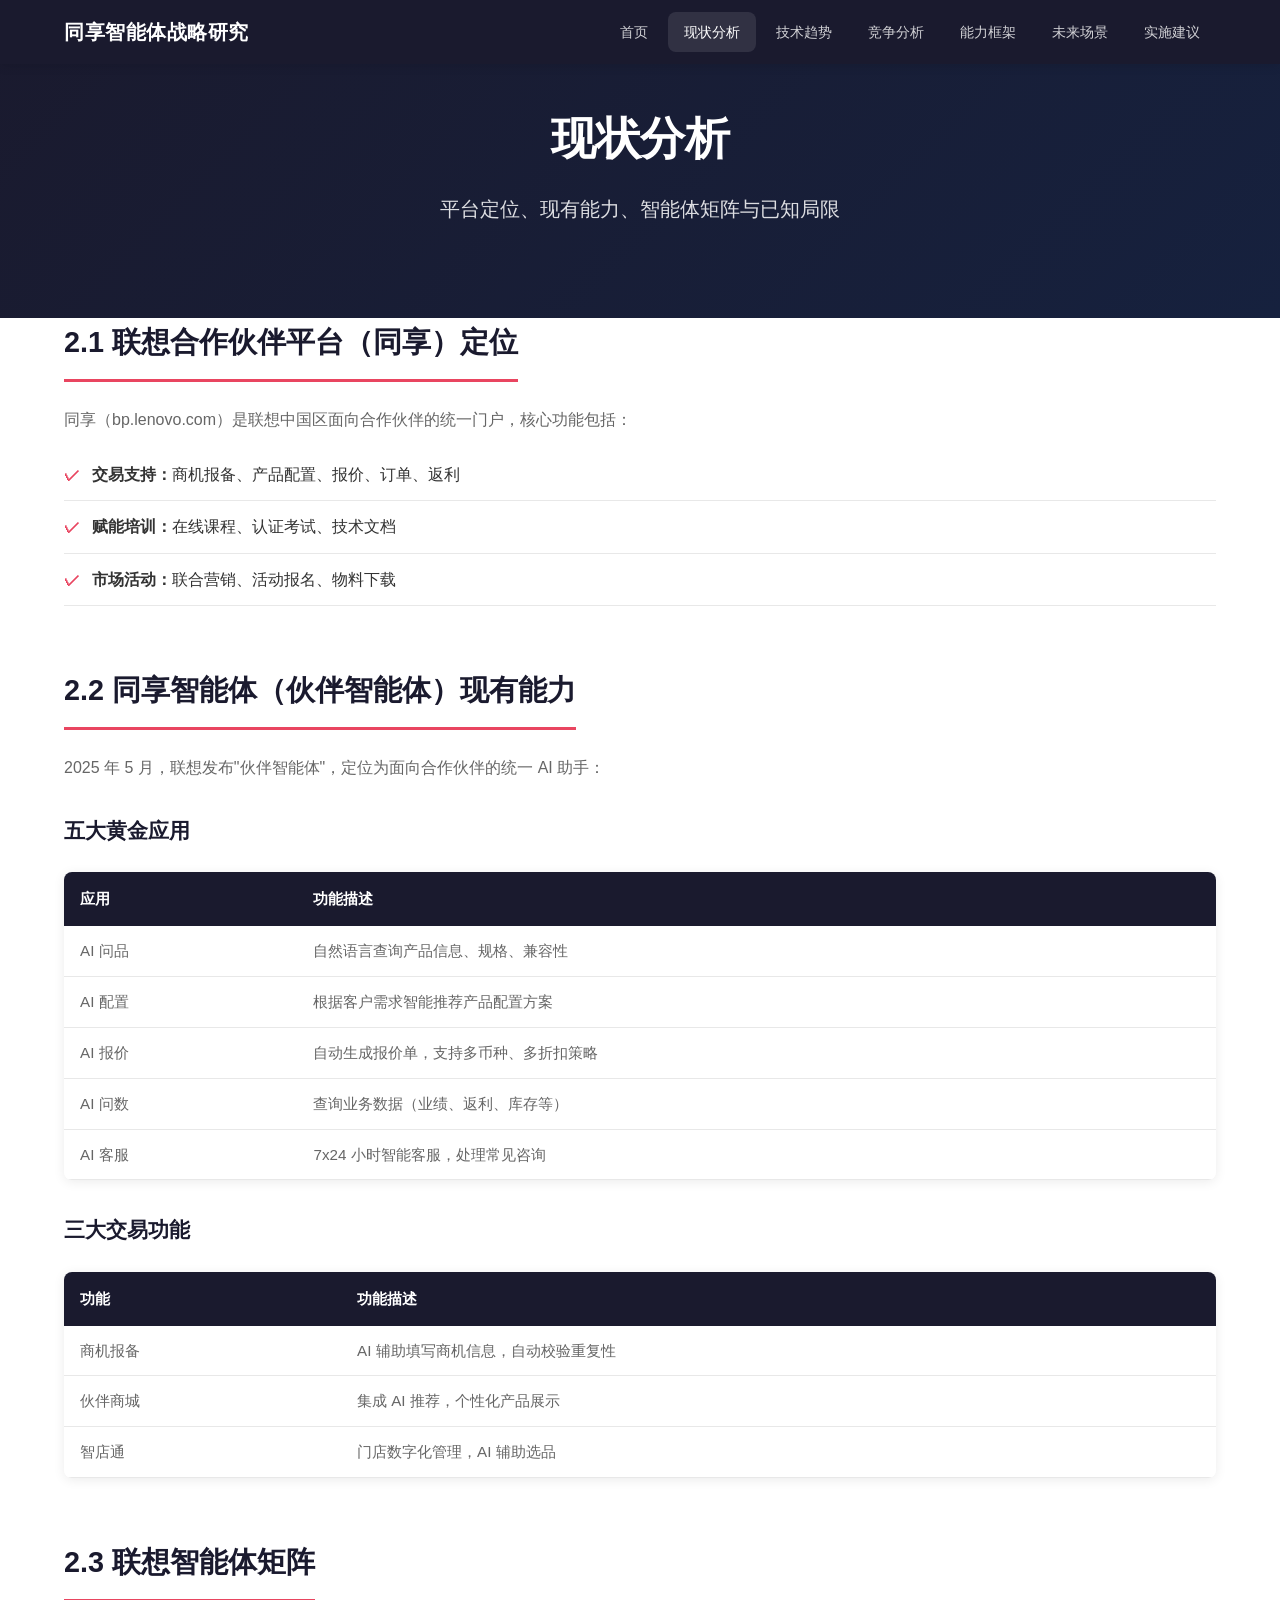
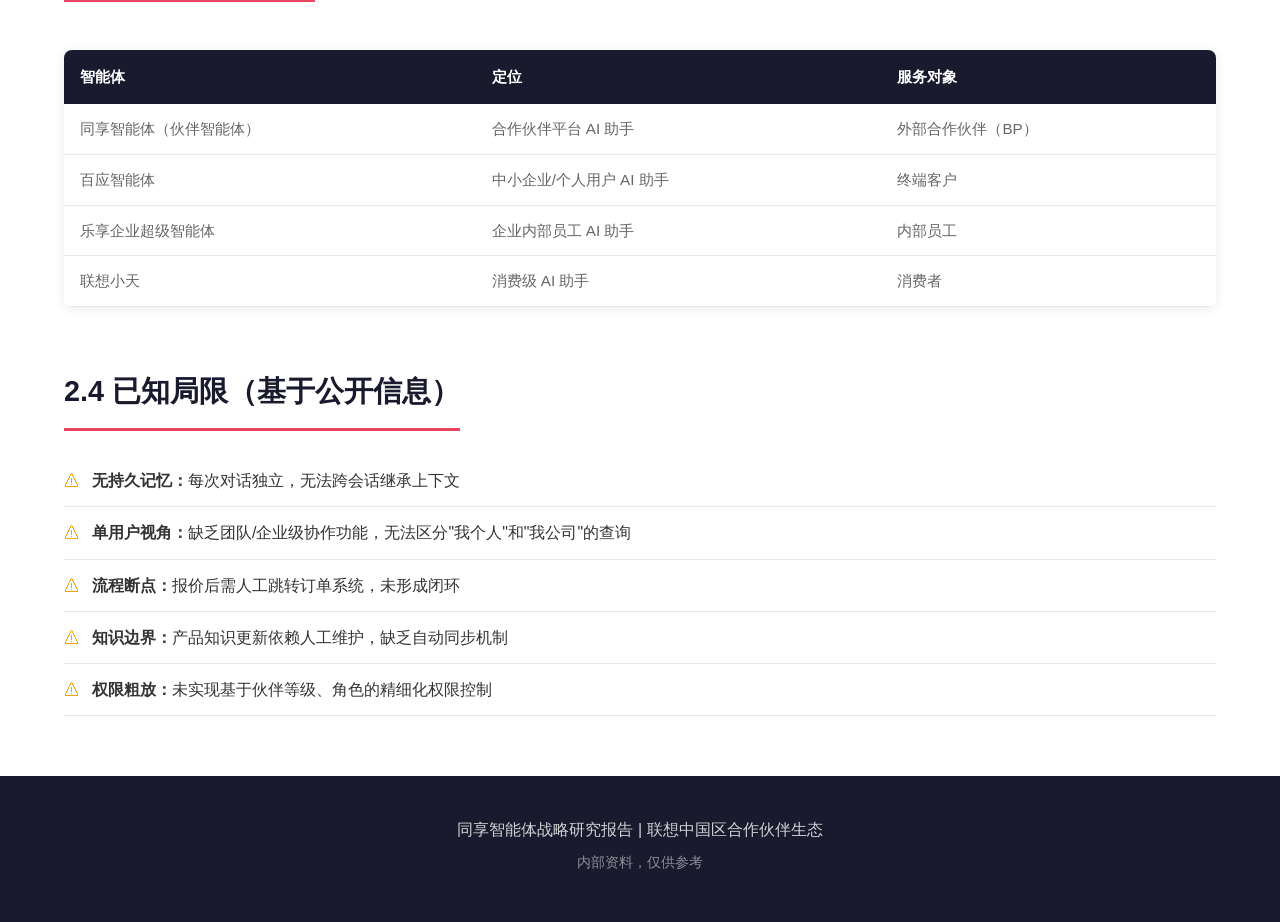
<file: research/tongxiang-report/current-status.html>
<!DOCTYPE html>
<html lang="zh-CN">
<head>
    <meta charset="UTF-8">
    <meta name="viewport" content="width=device-width, initial-scale=1.0">
    <title>现状分析 | 同享智能体战略研究报告</title>
    <link rel="stylesheet" href="css/style.css">
</head>
<body>
    <nav class="main-nav">
        <div class="container">
            <div class="logo">同享智能体战略研究</div>
            <ul class="nav-links">
                <li><a href="index.html">首页</a></li>
                <li><a href="current-status.html" class="active">现状分析</a></li>
                <li><a href="tech-trends.html">技术趋势</a></li>
                <li><a href="competition.html">竞争分析</a></li>
                <li><a href="capability.html">能力框架</a></li>
                <li><a href="future.html">未来场景</a></li>
                <li><a href="roadmap.html">实施建议</a></li>
            </ul>
            <button class="mobile-menu-toggle" aria-label="菜单">☰</button>
        </div>
    </nav>

    <header class="hero" style="padding: 100px 0 60px;">
        <div class="container">
            <h1>现状分析</h1>
            <p class="subtitle">平台定位、现有能力、智能体矩阵与已知局限</p>
        </div>
    </header>

    <main class="container">
        <section>
            <h2>2.1 联想合作伙伴平台（同享）定位</h2>
            <p>同享（bp.lenovo.com）是联想中国区面向合作伙伴的统一门户，核心功能包括：</p>
            <ul class="feature-list">
                <li><strong>交易支持：</strong>商机报备、产品配置、报价、订单、返利</li>
                <li><strong>赋能培训：</strong>在线课程、认证考试、技术文档</li>
                <li><strong>市场活动：</strong>联合营销、活动报名、物料下载</li>
            </ul>
        </section>

        <section>
            <h2>2.2 同享智能体（伙伴智能体）现有能力</h2>
            <p>2025 年 5 月，联想发布"伙伴智能体"，定位为面向合作伙伴的统一 AI 助手：</p>
            
            <h3>五大黄金应用</h3>
            <div class="table-wrapper">
                <table>
                    <thead>
                        <tr><th>应用</th><th>功能描述</th></tr>
                    </thead>
                    <tbody>
                        <tr><td>AI 问品</td><td>自然语言查询产品信息、规格、兼容性</td></tr>
                        <tr><td>AI 配置</td><td>根据客户需求智能推荐产品配置方案</td></tr>
                        <tr><td>AI 报价</td><td>自动生成报价单，支持多币种、多折扣策略</td></tr>
                        <tr><td>AI 问数</td><td>查询业务数据（业绩、返利、库存等）</td></tr>
                        <tr><td>AI 客服</td><td>7x24 小时智能客服，处理常见咨询</td></tr>
                    </tbody>
                </table>
            </div>

            <h3>三大交易功能</h3>
            <div class="table-wrapper">
                <table>
                    <thead>
                        <tr><th>功能</th><th>功能描述</th></tr>
                    </thead>
                    <tbody>
                        <tr><td>商机报备</td><td>AI 辅助填写商机信息，自动校验重复性</td></tr>
                        <tr><td>伙伴商城</td><td>集成 AI 推荐，个性化产品展示</td></tr>
                        <tr><td>智店通</td><td>门店数字化管理，AI 辅助选品</td></tr>
                    </tbody>
                </table>
            </div>
        </section>

        <section>
            <h2>2.3 联想智能体矩阵</h2>
            <div class="table-wrapper">
                <table>
                    <thead>
                        <tr><th>智能体</th><th>定位</th><th>服务对象</th></tr>
                    </thead>
                    <tbody>
                        <tr><td>同享智能体（伙伴智能体）</td><td>合作伙伴平台 AI 助手</td><td>外部合作伙伴（BP）</td></tr>
                        <tr><td>百应智能体</td><td>中小企业/个人用户 AI 助手</td><td>终端客户</td></tr>
                        <tr><td>乐享企业超级智能体</td><td>企业内部员工 AI 助手</td><td>内部员工</td></tr>
                        <tr><td>联想小天</td><td>消费级 AI 助手</td><td>消费者</td></tr>
                    </tbody>
                </table>
            </div>
        </section>

        <section>
            <h2>2.4 已知局限（基于公开信息）</h2>
            <ul class="risk-list">
                <li><strong>无持久记忆：</strong>每次对话独立，无法跨会话继承上下文</li>
                <li><strong>单用户视角：</strong>缺乏团队/企业级协作功能，无法区分"我个人"和"我公司"的查询</li>
                <li><strong>流程断点：</strong>报价后需人工跳转订单系统，未形成闭环</li>
                <li><strong>知识边界：</strong>产品知识更新依赖人工维护，缺乏自动同步机制</li>
                <li><strong>权限粗放：</strong>未实现基于伙伴等级、角色的精细化权限控制</li>
            </ul>
        </section>
    </main>

    <footer>
        <div class="container">
            <p>同享智能体战略研究报告 | 联想中国区合作伙伴生态</p>
            <p class="copyright">内部资料，仅供参考</p>
        </div>
    </footer>

    <script src="js/main.js"></script>
</body>
</html>
</file>
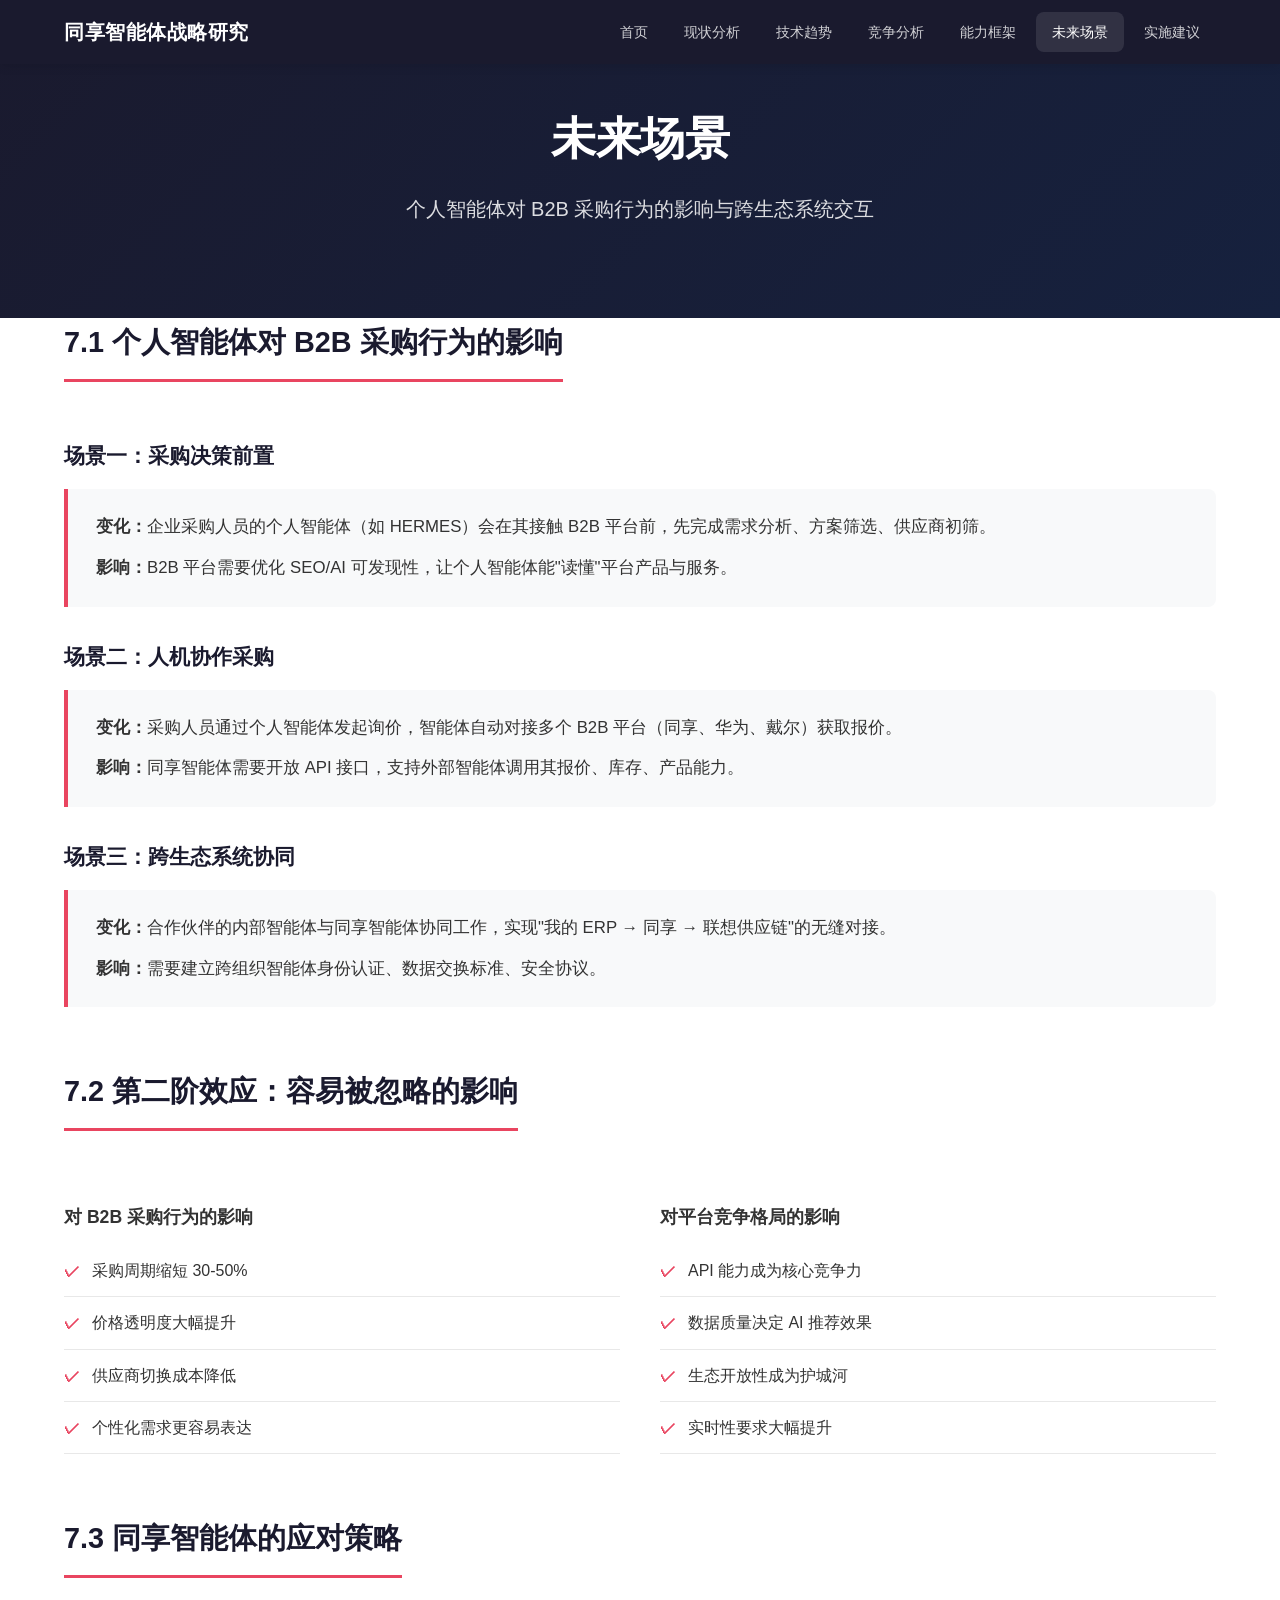
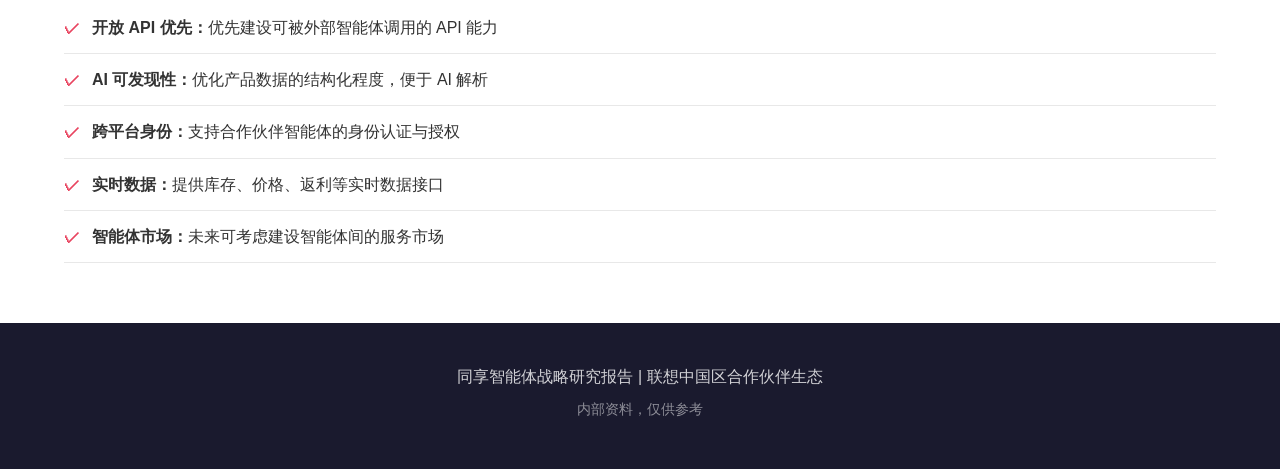
<file: research/tongxiang-report/future.html>
<!DOCTYPE html>
<html lang="zh-CN">
<head>
    <meta charset="UTF-8">
    <meta name="viewport" content="width=device-width, initial-scale=1.0">
    <title>未来场景 | 同享智能体战略研究报告</title>
    <link rel="stylesheet" href="css/style.css">
</head>
<body>
    <nav class="main-nav">
        <div class="container">
            <div class="logo">同享智能体战略研究</div>
            <ul class="nav-links">
                <li><a href="index.html">首页</a></li>
                <li><a href="current-status.html">现状分析</a></li>
                <li><a href="tech-trends.html">技术趋势</a></li>
                <li><a href="competition.html">竞争分析</a></li>
                <li><a href="capability.html">能力框架</a></li>
                <li><a href="future.html" class="active">未来场景</a></li>
                <li><a href="roadmap.html">实施建议</a></li>
            </ul>
            <button class="mobile-menu-toggle" aria-label="菜单">☰</button>
        </div>
    </nav>

    <header class="hero" style="padding: 100px 0 60px;">
        <div class="container">
            <h1>未来场景</h1>
            <p class="subtitle">个人智能体对 B2B 采购行为的影响与跨生态系统交互</p>
        </div>
    </header>

    <main class="container">
        <section>
            <h2>7.1 个人智能体对 B2B 采购行为的影响</h2>
            
            <h3>场景一：采购决策前置</h3>
            <div class="summary-box">
                <p><strong>变化：</strong>企业采购人员的个人智能体（如 HERMES）会在其接触 B2B 平台前，先完成需求分析、方案筛选、供应商初筛。</p>
                <p><strong>影响：</strong>B2B 平台需要优化 SEO/AI 可发现性，让个人智能体能"读懂"平台产品与服务。</p>
            </div>

            <h3>场景二：人机协作采购</h3>
            <div class="summary-box">
                <p><strong>变化：</strong>采购人员通过个人智能体发起询价，智能体自动对接多个 B2B 平台（同享、华为、戴尔）获取报价。</p>
                <p><strong>影响：</strong>同享智能体需要开放 API 接口，支持外部智能体调用其报价、库存、产品能力。</p>
            </div>

            <h3>场景三：跨生态系统协同</h3>
            <div class="summary-box">
                <p><strong>变化：</strong>合作伙伴的内部智能体与同享智能体协同工作，实现"我的 ERP → 同享 → 联想供应链"的无缝对接。</p>
                <p><strong>影响：</strong>需要建立跨组织智能体身份认证、数据交换标准、安全协议。</p>
            </div>
        </section>

        <section>
            <h2>7.2 第二阶效应：容易被忽略的影响</h2>
            
            <div class="two-column">
                <div>
                    <h4>对 B2B 采购行为的影响</h4>
                    <ul class="feature-list">
                        <li>采购周期缩短 30-50%</li>
                        <li>价格透明度大幅提升</li>
                        <li>供应商切换成本降低</li>
                        <li>个性化需求更容易表达</li>
                    </ul>
                </div>
                <div>
                    <h4>对平台竞争格局的影响</h4>
                    <ul class="feature-list">
                        <li>API 能力成为核心竞争力</li>
                        <li>数据质量决定 AI 推荐效果</li>
                        <li>生态开放性成为护城河</li>
                        <li>实时性要求大幅提升</li>
                    </ul>
                </div>
            </div>
        </section>

        <section>
            <h2>7.3 同享智能体的应对策略</h2>
            <ul class="feature-list">
                <li><strong>开放 API 优先：</strong>优先建设可被外部智能体调用的 API 能力</li>
                <li><strong>AI 可发现性：</strong>优化产品数据的结构化程度，便于 AI 解析</li>
                <li><strong>跨平台身份：</strong>支持合作伙伴智能体的身份认证与授权</li>
                <li><strong>实时数据：</strong>提供库存、价格、返利等实时数据接口</li>
                <li><strong>智能体市场：</strong>未来可考虑建设智能体间的服务市场</li>
            </ul>
        </section>
    </main>

    <footer>
        <div class="container">
            <p>同享智能体战略研究报告 | 联想中国区合作伙伴生态</p>
            <p class="copyright">内部资料，仅供参考</p>
        </div>
    </footer>

    <script src="js/main.js"></script>
</body>
</html>
</file>
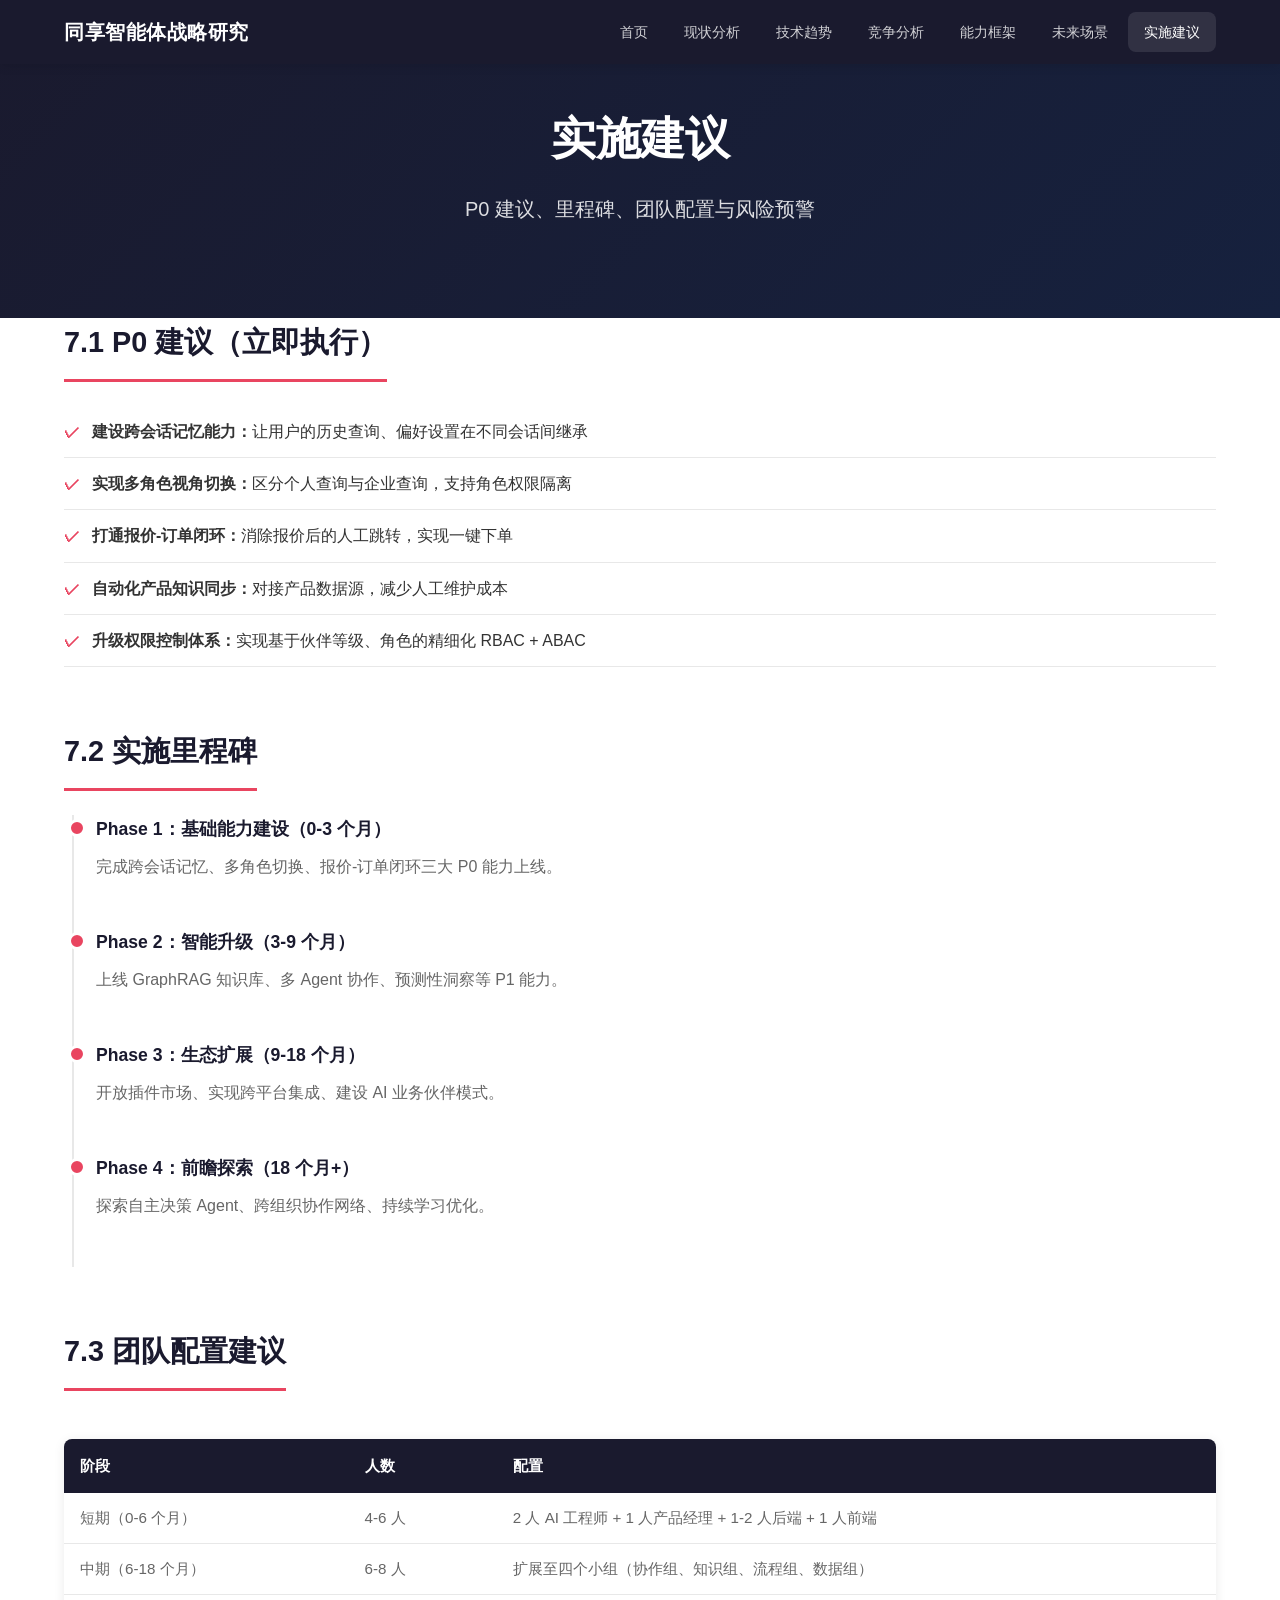
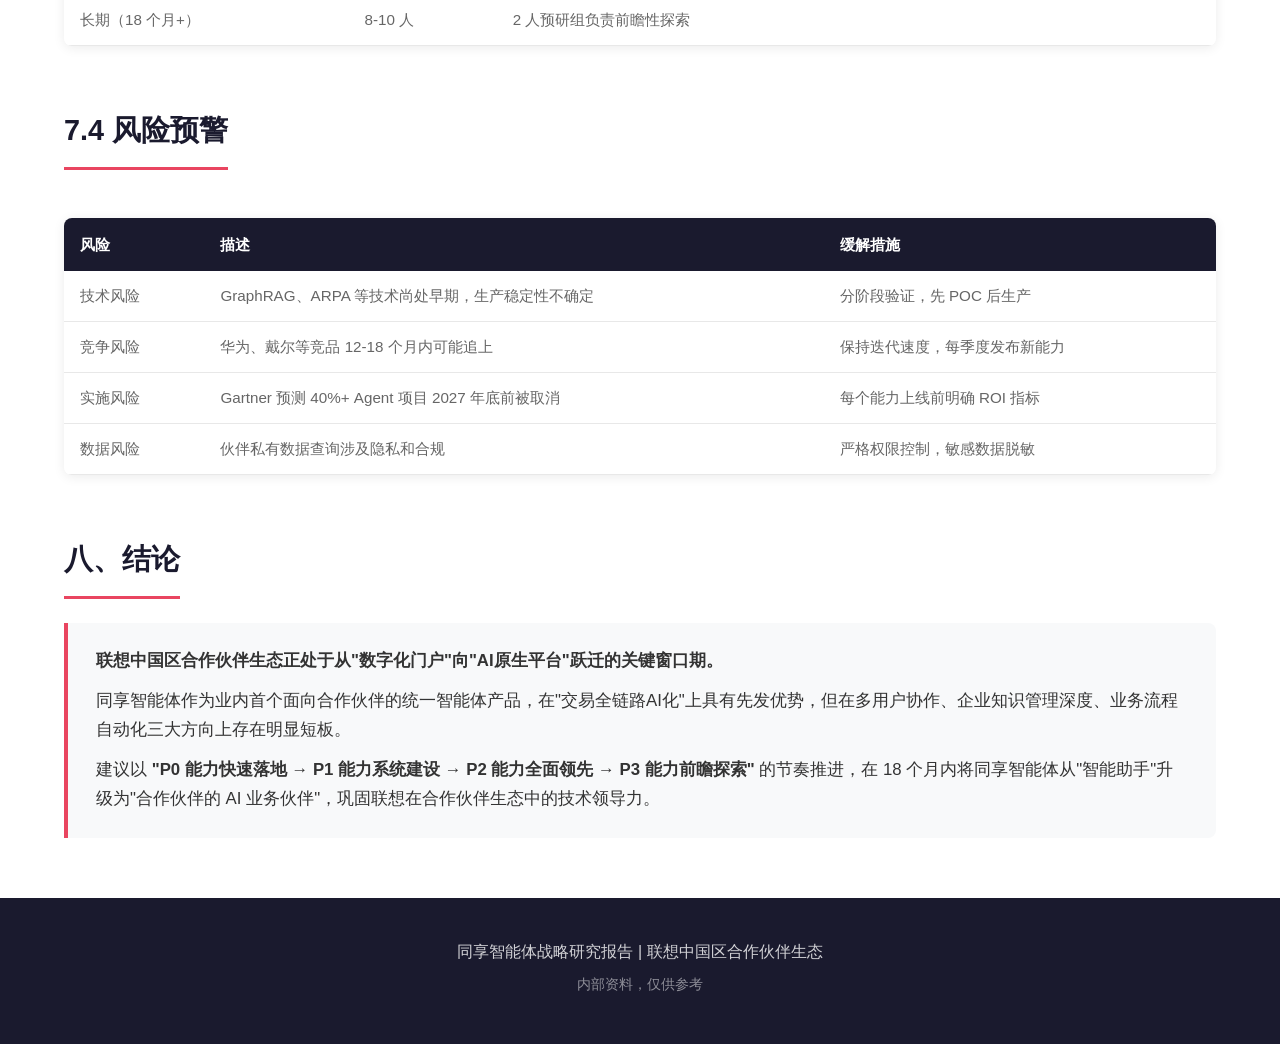
<file: research/tongxiang-report/roadmap.html>
<!DOCTYPE html>
<html lang="zh-CN">
<head>
    <meta charset="UTF-8">
    <meta name="viewport" content="width=device-width, initial-scale=1.0">
    <title>实施建议 | 同享智能体战略研究报告</title>
    <link rel="stylesheet" href="css/style.css">
</head>
<body>
    <nav class="main-nav">
        <div class="container">
            <div class="logo">同享智能体战略研究</div>
            <ul class="nav-links">
                <li><a href="index.html">首页</a></li>
                <li><a href="current-status.html">现状分析</a></li>
                <li><a href="tech-trends.html">技术趋势</a></li>
                <li><a href="competition.html">竞争分析</a></li>
                <li><a href="capability.html">能力框架</a></li>
                <li><a href="future.html">未来场景</a></li>
                <li><a href="roadmap.html" class="active">实施建议</a></li>
            </ul>
            <button class="mobile-menu-toggle" aria-label="菜单">☰</button>
        </div>
    </nav>

    <header class="hero" style="padding: 100px 0 60px;">
        <div class="container">
            <h1>实施建议</h1>
            <p class="subtitle">P0 建议、里程碑、团队配置与风险预警</p>
        </div>
    </header>

    <main class="container">
        <section>
            <h2>7.1 P0 建议（立即执行）</h2>
            <ul class="feature-list">
                <li><strong>建设跨会话记忆能力：</strong>让用户的历史查询、偏好设置在不同会话间继承</li>
                <li><strong>实现多角色视角切换：</strong>区分个人查询与企业查询，支持角色权限隔离</li>
                <li><strong>打通报价-订单闭环：</strong>消除报价后的人工跳转，实现一键下单</li>
                <li><strong>自动化产品知识同步：</strong>对接产品数据源，减少人工维护成本</li>
                <li><strong>升级权限控制体系：</strong>实现基于伙伴等级、角色的精细化 RBAC + ABAC</li>
            </ul>
        </section>

        <section>
            <h2>7.2 实施里程碑</h2>
            <div class="timeline">
                <div class="timeline-item">
                    <h4>Phase 1：基础能力建设（0-3 个月）</h4>
                    <p>完成跨会话记忆、多角色切换、报价-订单闭环三大 P0 能力上线。</p>
                </div>
                <div class="timeline-item">
                    <h4>Phase 2：智能升级（3-9 个月）</h4>
                    <p>上线 GraphRAG 知识库、多 Agent 协作、预测性洞察等 P1 能力。</p>
                </div>
                <div class="timeline-item">
                    <h4>Phase 3：生态扩展（9-18 个月）</h4>
                    <p>开放插件市场、实现跨平台集成、建设 AI 业务伙伴模式。</p>
                </div>
                <div class="timeline-item">
                    <h4>Phase 4：前瞻探索（18 个月+）</h4>
                    <p>探索自主决策 Agent、跨组织协作网络、持续学习优化。</p>
                </div>
            </div>
        </section>

        <section>
            <h2>7.3 团队配置建议</h2>
            <div class="table-wrapper">
                <table>
                    <thead>
                        <tr><th>阶段</th><th>人数</th><th>配置</th></tr>
                    </thead>
                    <tbody>
                        <tr><td>短期（0-6 个月）</td><td>4-6 人</td><td>2 人 AI 工程师 + 1 人产品经理 + 1-2 人后端 + 1 人前端</td></tr>
                        <tr><td>中期（6-18 个月）</td><td>6-8 人</td><td>扩展至四个小组（协作组、知识组、流程组、数据组）</td></tr>
                        <tr><td>长期（18 个月+）</td><td>8-10 人</td><td>2 人预研组负责前瞻性探索</td></tr>
                    </tbody>
                </table>
            </div>
        </section>

        <section>
            <h2>7.4 风险预警</h2>
            <div class="table-wrapper">
                <table>
                    <thead>
                        <tr><th>风险</th><th>描述</th><th>缓解措施</th></tr>
                    </thead>
                    <tbody>
                        <tr><td>技术风险</td><td>GraphRAG、ARPA 等技术尚处早期，生产稳定性不确定</td><td>分阶段验证，先 POC 后生产</td></tr>
                        <tr><td>竞争风险</td><td>华为、戴尔等竞品 12-18 个月内可能追上</td><td>保持迭代速度，每季度发布新能力</td></tr>
                        <tr><td>实施风险</td><td>Gartner 预测 40%+ Agent 项目 2027 年底前被取消</td><td>每个能力上线前明确 ROI 指标</td></tr>
                        <tr><td>数据风险</td><td>伙伴私有数据查询涉及隐私和合规</td><td>严格权限控制，敏感数据脱敏</td></tr>
                    </tbody>
                </table>
            </div>
        </section>

        <section>
            <h2>八、结论</h2>
            <div class="summary-box">
                <p><strong>联想中国区合作伙伴生态正处于从"数字化门户"向"AI原生平台"跃迁的关键窗口期。</strong></p>
                <p>同享智能体作为业内首个面向合作伙伴的统一智能体产品，在"交易全链路AI化"上具有先发优势，但在多用户协作、企业知识管理深度、业务流程自动化三大方向上存在明显短板。</p>
                <p>建议以 <strong>"P0 能力快速落地 → P1 能力系统建设 → P2 能力全面领先 → P3 能力前瞻探索"</strong> 的节奏推进，在 18 个月内将同享智能体从"智能助手"升级为"合作伙伴的 AI 业务伙伴"，巩固联想在合作伙伴生态中的技术领导力。</p>
            </div>
        </section>
    </main>

    <footer>
        <div class="container">
            <p>同享智能体战略研究报告 | 联想中国区合作伙伴生态</p>
            <p class="copyright">内部资料，仅供参考</p>
        </div>
    </footer>

    <script src="js/main.js"></script>
</body>
</html>
</file>
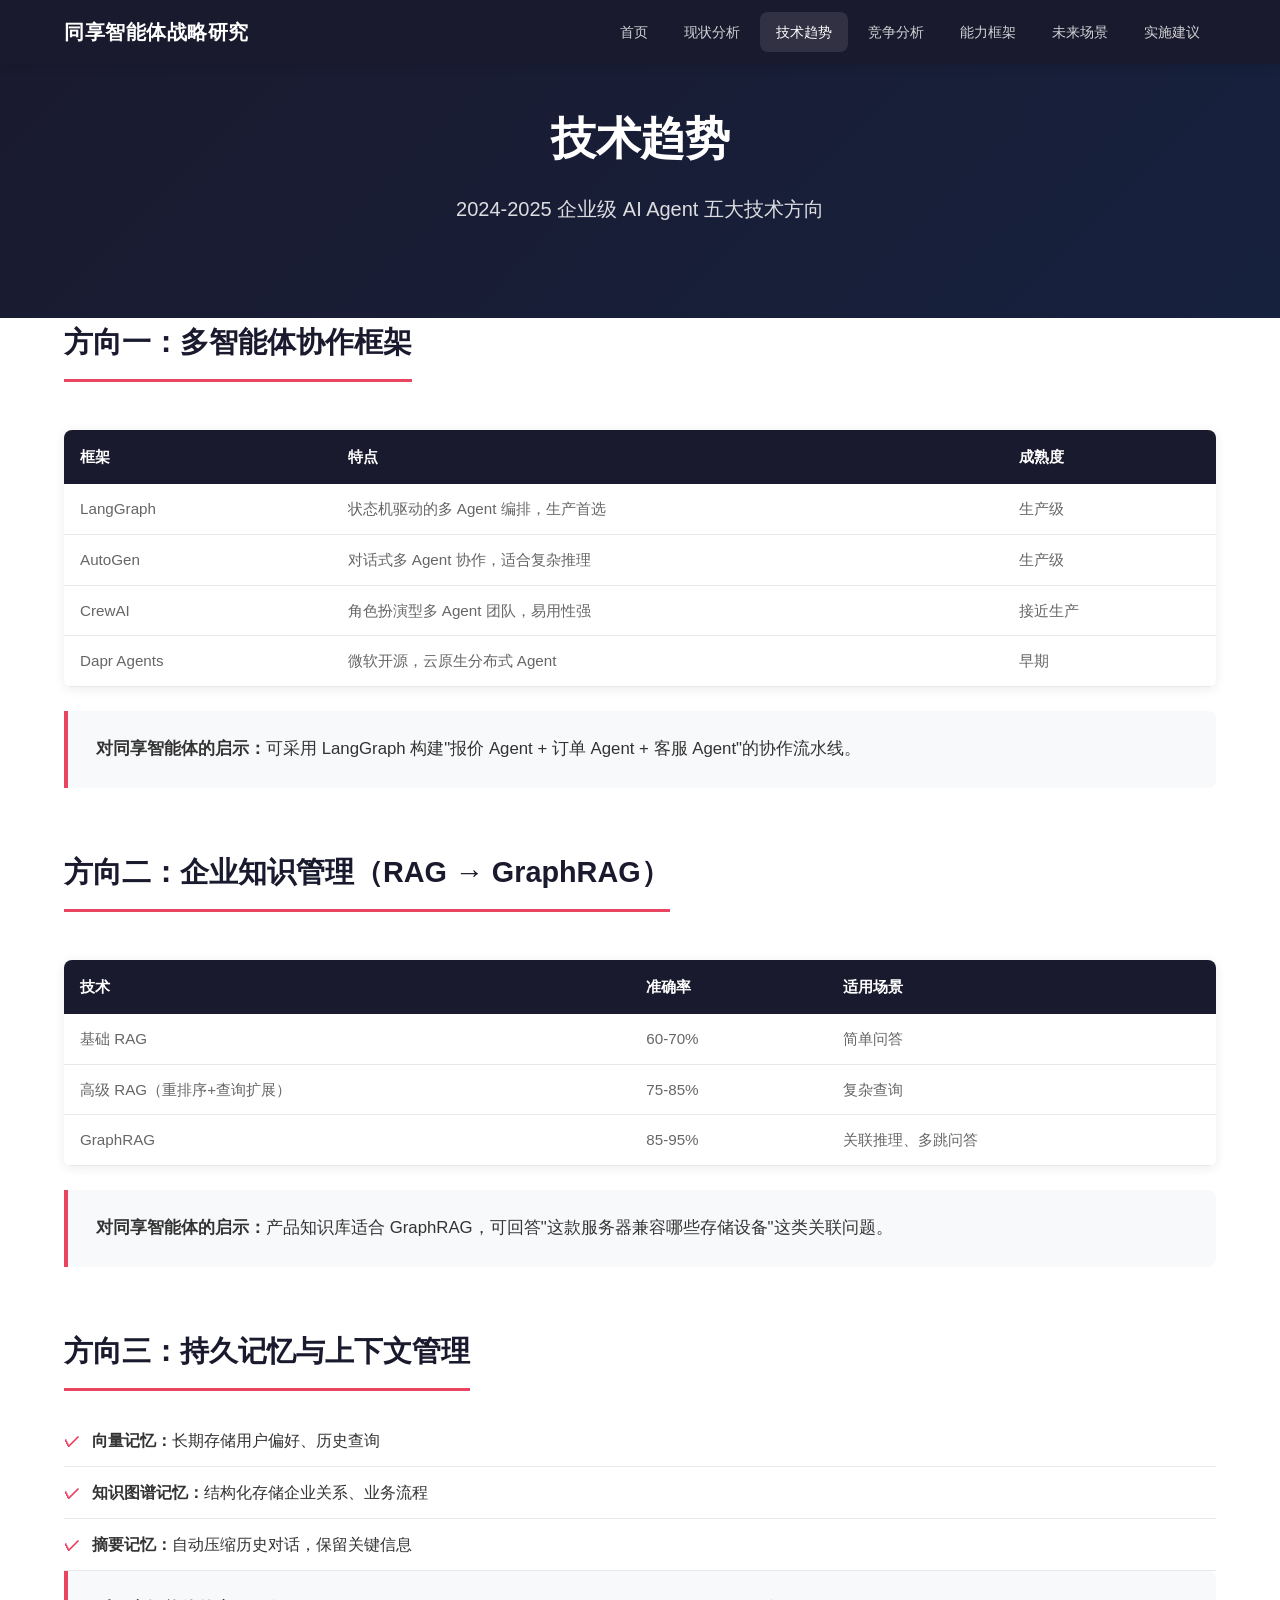
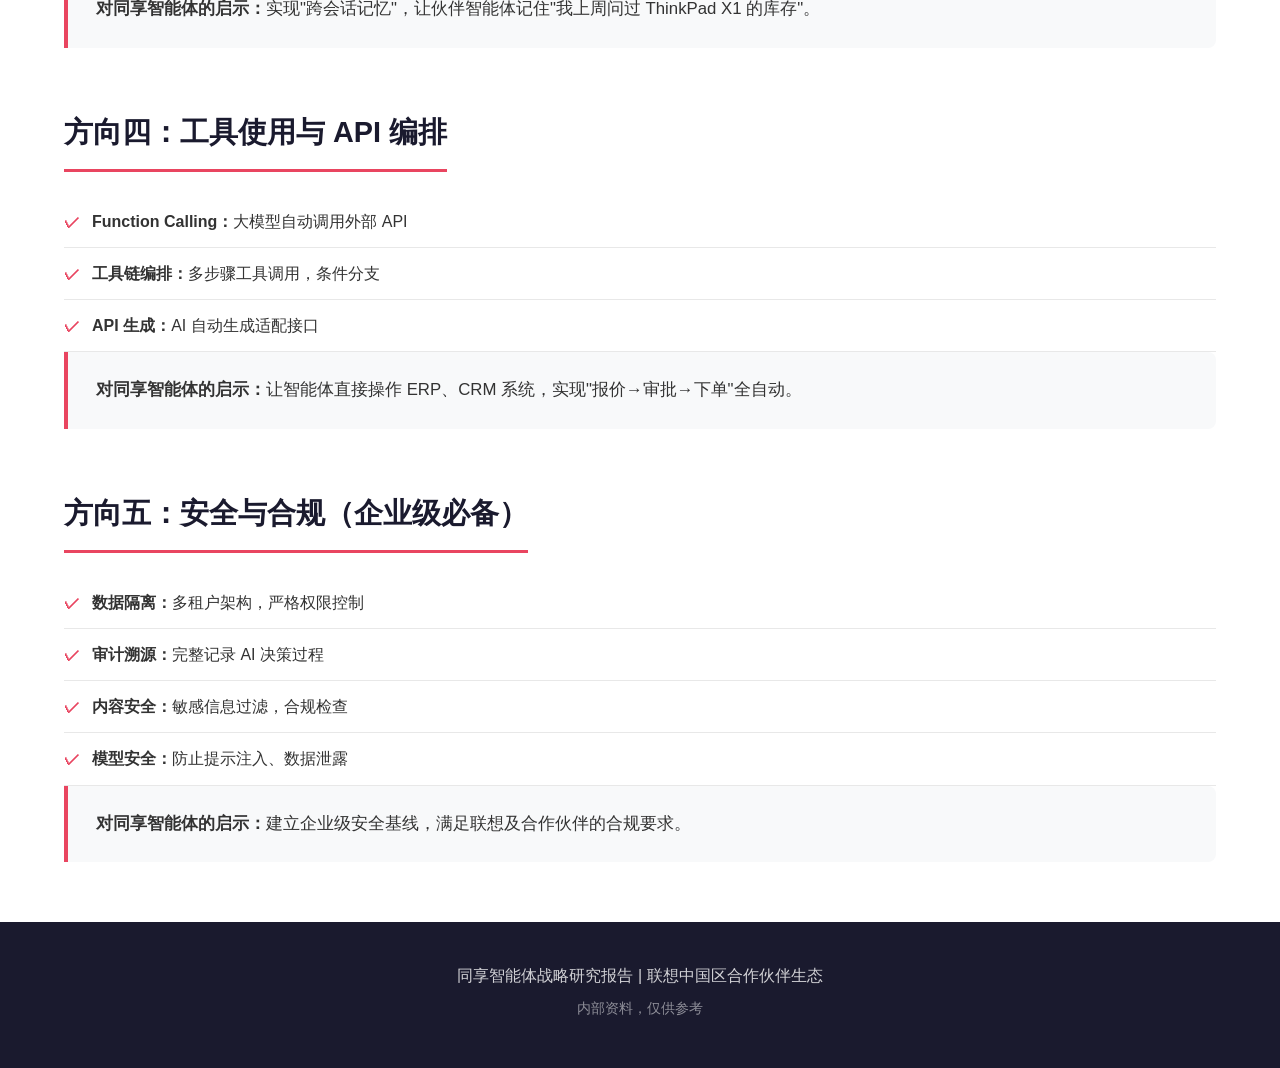
<file: research/tongxiang-report/tech-trends.html>
<!DOCTYPE html>
<html lang="zh-CN">
<head>
    <meta charset="UTF-8">
    <meta name="viewport" content="width=device-width, initial-scale=1.0">
    <title>技术趋势 | 同享智能体战略研究报告</title>
    <link rel="stylesheet" href="css/style.css">
</head>
<body>
    <nav class="main-nav">
        <div class="container">
            <div class="logo">同享智能体战略研究</div>
            <ul class="nav-links">
                <li><a href="index.html">首页</a></li>
                <li><a href="current-status.html">现状分析</a></li>
                <li><a href="tech-trends.html" class="active">技术趋势</a></li>
                <li><a href="competition.html">竞争分析</a></li>
                <li><a href="capability.html">能力框架</a></li>
                <li><a href="future.html">未来场景</a></li>
                <li><a href="roadmap.html">实施建议</a></li>
            </ul>
            <button class="mobile-menu-toggle" aria-label="菜单">☰</button>
        </div>
    </nav>

    <header class="hero" style="padding: 100px 0 60px;">
        <div class="container">
            <h1>技术趋势</h1>
            <p class="subtitle">2024-2025 企业级 AI Agent 五大技术方向</p>
        </div>
    </header>

    <main class="container">
        <section>
            <h2>方向一：多智能体协作框架</h2>
            <div class="table-wrapper">
                <table>
                    <thead>
                        <tr><th>框架</th><th>特点</th><th>成熟度</th></tr>
                    </thead>
                    <tbody>
                        <tr><td>LangGraph</td><td>状态机驱动的多 Agent 编排，生产首选</td><td>生产级</td></tr>
                        <tr><td>AutoGen</td><td>对话式多 Agent 协作，适合复杂推理</td><td>生产级</td></tr>
                        <tr><td>CrewAI</td><td>角色扮演型多 Agent 团队，易用性强</td><td>接近生产</td></tr>
                        <tr><td>Dapr Agents</td><td>微软开源，云原生分布式 Agent</td><td>早期</td></tr>
                    </tbody>
                </table>
            </div>
            <div class="summary-box">
                <p><strong>对同享智能体的启示：</strong>可采用 LangGraph 构建"报价 Agent + 订单 Agent + 客服 Agent"的协作流水线。</p>
            </div>
        </section>

        <section>
            <h2>方向二：企业知识管理（RAG → GraphRAG）</h2>
            <div class="table-wrapper">
                <table>
                    <thead>
                        <tr><th>技术</th><th>准确率</th><th>适用场景</th></tr>
                    </thead>
                    <tbody>
                        <tr><td>基础 RAG</td><td>60-70%</td><td>简单问答</td></tr>
                        <tr><td>高级 RAG（重排序+查询扩展）</td><td>75-85%</td><td>复杂查询</td></tr>
                        <tr><td>GraphRAG</td><td>85-95%</td><td>关联推理、多跳问答</td></tr>
                    </tbody>
                </table>
            </div>
            <div class="summary-box">
                <p><strong>对同享智能体的启示：</strong>产品知识库适合 GraphRAG，可回答"这款服务器兼容哪些存储设备"这类关联问题。</p>
            </div>
        </section>

        <section>
            <h2>方向三：持久记忆与上下文管理</h2>
            <ul class="feature-list">
                <li><strong>向量记忆：</strong>长期存储用户偏好、历史查询</li>
                <li><strong>知识图谱记忆：</strong>结构化存储企业关系、业务流程</li>
                <li><strong>摘要记忆：</strong>自动压缩历史对话，保留关键信息</li>
            </ul>
            <div class="summary-box">
                <p><strong>对同享智能体的启示：</strong>实现"跨会话记忆"，让伙伴智能体记住"我上周问过 ThinkPad X1 的库存"。</p>
            </div>
        </section>

        <section>
            <h2>方向四：工具使用与 API 编排</h2>
            <ul class="feature-list">
                <li><strong>Function Calling：</strong>大模型自动调用外部 API</li>
                <li><strong>工具链编排：</strong>多步骤工具调用，条件分支</li>
                <li><strong>API 生成：</strong>AI 自动生成适配接口</li>
            </ul>
            <div class="summary-box">
                <p><strong>对同享智能体的启示：</strong>让智能体直接操作 ERP、CRM 系统，实现"报价→审批→下单"全自动。</p>
            </div>
        </section>

        <section>
            <h2>方向五：安全与合规（企业级必备）</h2>
            <ul class="feature-list">
                <li><strong>数据隔离：</strong>多租户架构，严格权限控制</li>
                <li><strong>审计溯源：</strong>完整记录 AI 决策过程</li>
                <li><strong>内容安全：</strong>敏感信息过滤，合规检查</li>
                <li><strong>模型安全：</strong>防止提示注入、数据泄露</li>
            </ul>
            <div class="summary-box">
                <p><strong>对同享智能体的启示：</strong>建立企业级安全基线，满足联想及合作伙伴的合规要求。</p>
            </div>
        </section>
    </main>

    <footer>
        <div class="container">
            <p>同享智能体战略研究报告 | 联想中国区合作伙伴生态</p>
            <p class="copyright">内部资料，仅供参考</p>
        </div>
    </footer>

    <script src="js/main.js"></script>
</body>
</html>
</file>
<file: styles.css>
:root {
  --bg: #f7f8f5;
  --paper: #ffffff;
  --ink: #111613;
  --muted: #5e6962;
  --line: #d8ded8;
  --soft: #edf1ec;
  --accent: #059669;
  --accent-dark: #047857;
  --shadow: 0 12px 30px rgba(17, 22, 19, 0.08);
}

* {
  box-sizing: border-box;
}

html {
  scroll-behavior: smooth;
}

body {
  margin: 0;
  color: var(--ink);
  background:
    linear-gradient(rgba(17, 22, 19, 0.035) 1px, transparent 1px),
    linear-gradient(90deg, rgba(17, 22, 19, 0.035) 1px, transparent 1px),
    var(--bg);
  background-size: 24px 24px;
  font-family: "IBM Plex Sans", "Noto Sans SC", system-ui, -apple-system, BlinkMacSystemFont, "Segoe UI", sans-serif;
  line-height: 1.65;
}

a {
  color: inherit;
}

button {
  font: inherit;
}

.page-shell {
  display: grid;
  grid-template-columns: 320px minmax(0, 1fr);
  gap: 40px;
  width: min(1120px, calc(100% - 40px));
  margin: 0 auto;
  padding: 40px 0;
}

.sidebar {
  position: sticky;
  top: 32px;
  height: fit-content;
}

.candidate-card,
.card {
  background: rgba(255, 255, 255, 0.9);
  border: 1px solid var(--line);
  border-radius: 6px;
  box-shadow: var(--shadow);
}

.candidate-card {
  padding: 24px;
}

.eyebrow {
  color: var(--muted);
  font-size: 11px;
  font-weight: 600;
  letter-spacing: 0.18em;
  text-transform: uppercase;
}

h1,
h2,
h3,
p {
  margin: 0;
}

h1 {
  margin-top: 8px;
  font-size: 30px;
  line-height: 1.2;
}

.role {
  margin-top: 8px;
  color: var(--muted);
  font-size: 14px;
}

.tags {
  display: flex;
  flex-wrap: wrap;
  gap: 8px;
  margin-top: 20px;
  color: var(--accent-dark);
  font-size: 12px;
  font-weight: 600;
}

.contact-list,
.section-nav {
  margin-top: 24px;
  padding-top: 22px;
  border-top: 1px solid var(--line);
}

.contact-list {
  display: grid;
  gap: 12px;
  font-size: 14px;
}

.contact-item {
  display: flex;
  align-items: center;
  gap: 9px;
  min-width: 0;
}

.contact-item span:not(.icon) {
  overflow-wrap: anywhere;
}

.icon {
  width: 18px;
  color: var(--accent-dark);
  font-weight: 700;
  text-align: center;
}

.icon-button {
  display: inline-grid;
  place-items: center;
  width: 28px;
  height: 28px;
  margin-left: auto;
  border: 1px solid transparent;
  border-radius: 4px;
  color: var(--muted);
  background: transparent;
  cursor: pointer;
}

.icon-button:hover {
  border-color: var(--line);
  color: var(--ink);
  background: var(--soft);
}

.action-row {
  margin-top: 22px;
}

.button {
  min-height: 38px;
  padding: 8px 14px;
  border: 1px solid var(--line);
  border-radius: 5px;
  color: var(--ink);
  background: var(--paper);
  cursor: pointer;
  transition: border-color 0.16s ease, background 0.16s ease, transform 0.16s ease;
}

.button:hover {
  border-color: var(--accent);
  background: #f2fbf7;
}

.button:active {
  transform: translateY(1px);
}

.button.subtle {
  color: var(--muted);
}

.section-nav {
  display: grid;
  gap: 4px;
}

.section-nav .eyebrow {
  margin-bottom: 8px;
}

.section-nav a {
  display: block;
  padding: 9px 10px;
  border-radius: 5px;
  color: #26302a;
  font-size: 14px;
  text-decoration: none;
}

.section-nav a::before {
  content: "▸";
  margin-right: 9px;
  color: var(--accent);
  font-weight: 700;
}

.section-nav a:hover {
  background: var(--soft);
}

.content {
  min-width: 0;
}

.mobile-header {
  display: none;
}

.print-header {
  display: none;
}

.section {
  scroll-margin-top: 28px;
  margin-bottom: 42px;
}

.section-heading {
  display: flex;
  align-items: flex-end;
  justify-content: space-between;
  gap: 20px;
  padding-bottom: 16px;
  border-bottom: 1px solid var(--line);
}

.section-heading span {
  color: var(--muted);
  font-size: 11px;
  font-weight: 600;
  letter-spacing: 0.18em;
}

.section-heading h2 {
  margin-top: 4px;
  font-size: 24px;
  line-height: 1.25;
}

.section-heading em {
  color: var(--accent-dark);
  font-size: 13px;
  font-style: normal;
  font-weight: 600;
}

.section-body {
  margin-top: 20px;
}

.prose {
  display: grid;
  gap: 16px;
  color: #243028;
  font-size: 15px;
}

.skill-grid {
  display: grid;
  grid-template-columns: repeat(2, minmax(0, 1fr));
  gap: 16px;
}

.card {
  padding: 20px;
}

.card h3 {
  font-size: 18px;
  line-height: 1.35;
}

.card p,
.card li {
  color: #344139;
  font-size: 14px;
}

.card h3 + p,
.card h3 + ul,
.job-title + ul {
  margin-top: 14px;
}

.tool-block {
  margin-top: 24px;
}

.tool-list {
  display: flex;
  flex-wrap: wrap;
  gap: 8px;
  margin-top: 12px;
}

.tool-list span {
  padding: 5px 9px;
  border: 1px solid var(--line);
  border-radius: 4px;
  background: rgba(255, 255, 255, 0.72);
  color: #2d3831;
  font-size: 13px;
}

.stack {
  display: grid;
  gap: 18px;
}

.job-title {
  display: flex;
  align-items: baseline;
  justify-content: space-between;
  gap: 18px;
}

.job-title > div {
  min-width: 0;
}

.job-title time {
  flex: 0 0 auto;
}

.job-title p,
.card time {
  color: var(--muted);
  font-size: 14px;
}

ul {
  margin: 0;
  padding: 0;
  list-style: none;
}

li {
  position: relative;
  padding-left: 18px;
}

li + li {
  margin-top: 8px;
}

li::before {
  content: "";
  position: absolute;
  top: 0.72em;
  left: 0;
  width: 6px;
  height: 6px;
  border-radius: 999px;
  background: var(--accent);
}

.education-compact {
  padding: 8px 18px;
}

.education-item {
  display: grid;
  grid-template-columns: 96px minmax(0, 1fr);
  align-items: baseline;
  gap: 16px;
  padding: 9px 0;
}

.education-item + .education-item {
  border-top: 1px solid var(--line);
}

.education-item h3 {
  font-size: 15px;
}

.education-item p {
  margin-top: 2px;
  font-size: 13px;
}

.footer {
  display: flex;
  align-items: center;
  justify-content: space-between;
  gap: 16px;
  margin-top: 20px;
  padding: 24px 0 12px;
  border-top: 1px solid var(--line);
  color: var(--muted);
  font-size: 12px;
}

.footer button {
  border: 0;
  color: inherit;
  background: transparent;
  text-decoration: underline;
  text-underline-offset: 4px;
  cursor: pointer;
}

.toast {
  position: fixed;
  right: 20px;
  bottom: 20px;
  max-width: min(320px, calc(100vw - 40px));
  padding: 10px 14px;
  border: 1px solid var(--line);
  border-radius: 5px;
  color: var(--ink);
  background: var(--paper);
  box-shadow: var(--shadow);
  opacity: 0;
  transform: translateY(12px);
  pointer-events: none;
  transition: opacity 0.18s ease, transform 0.18s ease;
}

.toast.is-visible {
  opacity: 1;
  transform: translateY(0);
}

@media (max-width: 900px) {
  .page-shell {
    display: block;
    width: min(100% - 28px, 760px);
    padding: 24px 0;
  }

  .sidebar {
    display: none;
  }

  .mobile-header {
    display: grid;
    gap: 8px;
    margin-bottom: 26px;
  }

  .mobile-header h1 {
    font-size: 28px;
  }

  .mobile-header p,
  .mobile-header div {
    color: var(--muted);
    font-size: 14px;
  }

  .skill-grid {
    grid-template-columns: 1fr;
  }

  .education-item {
    grid-template-columns: 1fr;
    gap: 2px;
  }

  .job-title,
  .section-heading,
  .footer {
    align-items: flex-start;
    flex-direction: column;
  }
}

@media print {
  body {
    background: #fff;
  }

  .page-shell {
    display: block;
    width: 100%;
    padding: 0;
  }

  .sidebar,
  .mobile-header,
  .footer,
  .toast,
  .button {
    display: none !important;
  }

  .print-header {
    display: block;
    margin-bottom: 18px;
    padding-bottom: 14px;
    border-bottom: 1px solid #cfd6cf;
  }

  .print-header h1 {
    margin: 0;
    font-size: 24px;
  }

  .print-header p {
    margin-top: 4px;
    color: #313b34;
    font-size: 12px;
  }

  .print-contact {
    display: flex;
    flex-wrap: wrap;
    gap: 4px 14px;
    margin-top: 8px;
    color: #313b34;
    font-size: 11px;
    line-height: 1.45;
  }

  .section {
    margin-bottom: 24px;
    break-inside: avoid;
  }

  .card {
    box-shadow: none;
    break-inside: avoid;
  }
}

.research-card .research-meta {
  margin-bottom: 8px;
  color: var(--muted);
  font-size: 13px;
}

.link-row {
  display: flex;
  flex-wrap: wrap;
  gap: 10px;
  margin-top: 18px;
}

.text-link {
  display: inline-flex;
  align-items: center;
  min-height: 38px;
  padding: 7px 12px;
  border: 1px solid var(--line);
  border-radius: 5px;
  color: var(--accent-dark);
  background: var(--paper);
  font-size: 14px;
  font-weight: 600;
  text-decoration: none;
}

.text-link:hover {
  border-color: var(--accent);
  background: #f2fbf7;
}
</file>
<file: research/styles.css>
:root {
  --bg: #f6f7f4;
  --paper: #ffffff;
  --ink: #111613;
  --muted: #5e6962;
  --line: #d8ded8;
  --accent: #047857;
  --accent-soft: #e7f5ee;
  --shadow: 0 18px 42px rgba(17, 22, 19, 0.09);
}

* {
  box-sizing: border-box;
}

body {
  margin: 0;
  color: var(--ink);
  background: var(--bg);
  font-family: "Noto Sans SC", "Microsoft YaHei", system-ui, -apple-system, BlinkMacSystemFont, "Segoe UI", sans-serif;
  line-height: 1.7;
}

a {
  color: inherit;
}

.site-header,
main,
footer {
  width: min(1040px, calc(100% - 40px));
  margin: 0 auto;
}

.site-header {
  padding: 34px 0 48px;
}

nav {
  display: flex;
  flex-wrap: wrap;
  gap: 12px;
  margin-bottom: 64px;
}

nav a,
.report-actions a {
  border: 1px solid var(--line);
  border-radius: 5px;
  padding: 8px 12px;
  background: rgba(255, 255, 255, 0.72);
  color: #26302a;
  font-size: 14px;
  text-decoration: none;
}

nav a:hover,
.report-actions a:hover {
  border-color: var(--accent);
  background: var(--accent-soft);
}

.eyebrow {
  margin: 0 0 12px;
  color: var(--accent);
  font-size: 12px;
  font-weight: 700;
  letter-spacing: 0.18em;
  text-transform: uppercase;
}

h1 {
  margin: 0;
  font-size: clamp(36px, 6vw, 68px);
  line-height: 1.08;
  letter-spacing: 0;
}

.lead {
  max-width: 760px;
  margin: 22px 0 0;
  color: var(--muted);
  font-size: 18px;
}

.archive-intro {
  display: grid;
  grid-template-columns: repeat(2, minmax(0, 1fr));
  gap: 16px;
  margin-bottom: 28px;
}

.archive-intro div,
.report-card {
  border: 1px solid var(--line);
  border-radius: 6px;
  background: var(--paper);
  box-shadow: var(--shadow);
}

.archive-intro div {
  padding: 20px;
}

.archive-intro span,
.report-meta {
  display: block;
  margin-bottom: 8px;
  color: var(--muted);
  font-size: 13px;
}

.archive-intro strong {
  display: block;
  font-size: 18px;
  line-height: 1.45;
}

.report-list {
  margin-bottom: 54px;
}

.report-card {
  padding: 28px;
}

.report-card h2 {
  margin: 0 0 12px;
  font-size: 28px;
  line-height: 1.25;
}

.report-card p {
  max-width: 760px;
  margin: 0;
  color: #344139;
  font-size: 16px;
}

.report-actions {
  display: flex;
  flex-wrap: wrap;
  gap: 10px;
  margin-top: 22px;
}

.report-actions .primary-link {
  border-color: var(--accent);
  background: var(--accent);
  color: #fff;
}

footer {
  padding: 28px 0 40px;
  border-top: 1px solid var(--line);
  color: var(--muted);
  font-size: 13px;
}

@media (max-width: 720px) {
  .site-header,
  main,
  footer {
    width: min(100% - 28px, 640px);
  }

  .site-header {
    padding-top: 24px;
  }

  nav {
    margin-bottom: 42px;
  }

  .lead {
    font-size: 16px;
  }

  .archive-intro {
    grid-template-columns: 1fr;
  }

  .report-card {
    padding: 22px;
  }
}
</file>
<file: research/tongxiang-report/css/style.css>
/* ===== 基础重置与变量 ===== */
:root {
    --primary: #1a1a2e;
    --primary-light: #16213e;
    --accent: #e94560;
    --accent-hover: #c73e54;
    --text: #333;
    --text-light: #666;
    --text-muted: #999;
    --bg: #fff;
    --bg-secondary: #f8f9fa;
    --bg-card: #fff;
    --border: #e8e8e8;
    --shadow: 0 2px 12px rgba(0,0,0,0.08);
    --shadow-hover: 0 8px 30px rgba(0,0,0,0.12);
    --radius: 8px;
    --radius-lg: 12px;
    --transition: all 0.3s ease;
    --container-width: 1200px;
    --header-height: 64px;
}

* {
    margin: 0;
    padding: 0;
    box-sizing: border-box;
}

html {
    scroll-behavior: smooth;
}

body {
    font-family: -apple-system, BlinkMacSystemFont, "Segoe UI", Roboto, "Helvetica Neue", Arial, "PingFang SC", "Microsoft YaHei", sans-serif;
    color: var(--text);
    line-height: 1.7;
    background: var(--bg);
}

.container {
    max-width: var(--container-width);
    margin: 0 auto;
    padding: 0 24px;
}

/* ===== 导航栏 ===== */
.main-nav {
    position: fixed;
    top: 0;
    left: 0;
    right: 0;
    height: var(--header-height);
    background: var(--primary);
    z-index: 1000;
    box-shadow: 0 2px 10px rgba(0,0,0,0.1);
}

.main-nav .container {
    display: flex;
    align-items: center;
    justify-content: space-between;
    height: 100%;
}

.logo {
    font-size: 1.25rem;
    font-weight: 700;
    color: #fff;
    letter-spacing: 0.5px;
}

.nav-links {
    display: flex;
    list-style: none;
    gap: 4px;
}

.nav-links a {
    display: block;
    padding: 8px 16px;
    color: rgba(255,255,255,0.8);
    text-decoration: none;
    font-size: 0.9rem;
    border-radius: var(--radius);
    transition: var(--transition);
}

.nav-links a:hover,
.nav-links a.active {
    color: #fff;
    background: rgba(255,255,255,0.1);
}

.mobile-menu-toggle {
    display: none;
    background: none;
    border: none;
    color: #fff;
    font-size: 1.5rem;
    cursor: pointer;
}

/* ===== Hero 区域 ===== */
.hero {
    padding: 140px 0 80px;
    background: linear-gradient(135deg, var(--primary) 0%, var(--primary-light) 100%);
    color: #fff;
    text-align: center;
}

.hero h1 {
    font-size: 2.8rem;
    font-weight: 700;
    margin-bottom: 16px;
    letter-spacing: -0.5px;
}

.hero .subtitle {
    font-size: 1.25rem;
    color: rgba(255,255,255,0.85);
    margin-bottom: 32px;
}

.meta-info {
    display: flex;
    justify-content: center;
    gap: 24px;
    font-size: 0.9rem;
    color: rgba(255,255,255,0.7);
}

.meta-info span {
    display: flex;
    align-items: center;
    gap: 6px;
}

/* ===== 内容区域 ===== */
main {
    padding: 60px 0;
}

section {
    margin-bottom: 60px;
}

h2 {
    font-size: 1.8rem;
    font-weight: 700;
    color: var(--primary);
    margin-bottom: 24px;
    padding-bottom: 12px;
    border-bottom: 3px solid var(--accent);
    display: inline-block;
}

h3 {
    font-size: 1.3rem;
    font-weight: 600;
    color: var(--primary);
    margin: 32px 0 16px;
}

h4 {
    font-size: 1.1rem;
    font-weight: 600;
    color: var(--text);
    margin: 24px 0 12px;
}

p {
    margin-bottom: 16px;
    color: var(--text-light);
}

/* ===== 摘要框 ===== */
.summary-box {
    background: var(--bg-secondary);
    border-left: 4px solid var(--accent);
    padding: 24px 28px;
    border-radius: 0 var(--radius) var(--radius) 0;
    margin-bottom: 32px;
}

.summary-box p {
    color: var(--text);
    font-size: 1.05rem;
    margin-bottom: 12px;
}

.summary-box p:last-child {
    margin-bottom: 0;
}

/* ===== 卡片布局 ===== */
.finding-cards,
.chapter-grid {
    display: grid;
    grid-template-columns: repeat(auto-fit, minmax(300px, 1fr));
    gap: 24px;
    margin-top: 24px;
}

.card,
.chapter-card {
    background: var(--bg-card);
    border: 1px solid var(--border);
    border-radius: var(--radius-lg);
    padding: 28px;
    transition: var(--transition);
    box-shadow: var(--shadow);
}

.card:hover,
.chapter-card:hover {
    transform: translateY(-4px);
    box-shadow: var(--shadow-hover);
    border-color: var(--accent);
}

.chapter-card {
    text-decoration: none;
    color: inherit;
    display: block;
}

.card-number,
.chapter-num {
    font-size: 2rem;
    font-weight: 800;
    color: var(--accent);
    opacity: 0.3;
    line-height: 1;
    margin-bottom: 12px;
}

.card h4,
.chapter-card h3 {
    font-size: 1.15rem;
    margin: 0 0 10px;
    color: var(--primary);
}

.card p,
.chapter-card p {
    font-size: 0.95rem;
    color: var(--text-light);
    margin: 0;
}

/* ===== 表格样式 ===== */
.table-wrapper {
    overflow-x: auto;
    margin: 24px 0;
    border-radius: var(--radius);
    box-shadow: var(--shadow);
}

table {
    width: 100%;
    border-collapse: collapse;
    background: var(--bg-card);
    font-size: 0.95rem;
}

thead {
    background: var(--primary);
    color: #fff;
}

th {
    padding: 14px 16px;
    text-align: left;
    font-weight: 600;
    white-space: nowrap;
}

td {
    padding: 12px 16px;
    border-bottom: 1px solid var(--border);
    color: var(--text-light);
}

tr:hover td {
    background: var(--bg-secondary);
}

/* ===== 列表样式 ===== */
.feature-list,
.risk-list {
    list-style: none;
    padding: 0;
}

.feature-list li,
.risk-list li {
    padding: 12px 0 12px 28px;
    position: relative;
    border-bottom: 1px solid var(--border);
}

.feature-list li::before {
    content: "✓";
    position: absolute;
    left: 0;
    color: var(--accent);
    font-weight: bold;
}

.risk-list li::before {
    content: "⚠";
    position: absolute;
    left: 0;
    color: #f0a500;
}

/* ===== 时间线 ===== */
.timeline {
    position: relative;
    padding-left: 32px;
}

.timeline::before {
    content: "";
    position: absolute;
    left: 8px;
    top: 0;
    bottom: 0;
    width: 2px;
    background: var(--border);
}

.timeline-item {
    position: relative;
    padding-bottom: 32px;
}

.timeline-item::before {
    content: "";
    position: absolute;
    left: -28px;
    top: 4px;
    width: 12px;
    height: 12px;
    border-radius: 50%;
    background: var(--accent);
    border: 3px solid var(--bg);
}

.timeline-item h4 {
    margin: 0 0 8px;
    color: var(--primary);
}

/* ===== 标签 ===== */
.tag {
    display: inline-block;
    padding: 4px 12px;
    background: var(--bg-secondary);
    border: 1px solid var(--border);
    border-radius: 20px;
    font-size: 0.85rem;
    color: var(--text-light);
    margin-right: 8px;
    margin-bottom: 8px;
}

.tag.primary {
    background: var(--accent);
    color: #fff;
    border-color: var(--accent);
}

/* ===== 两栏布局 ===== */
.two-column {
    display: grid;
    grid-template-columns: 1fr 1fr;
    gap: 40px;
    margin: 24px 0;
}

/* ===== 页脚 ===== */
footer {
    background: var(--primary);
    color: rgba(255,255,255,0.7);
    padding: 40px 0;
    text-align: center;
    margin-top: 60px;
}

footer p {
    color: rgba(255,255,255,0.8);
    margin-bottom: 8px;
}

.copyright {
    font-size: 0.85rem;
    color: rgba(255,255,255,0.5);
}

/* ===== 响应式 ===== */
@media (max-width: 768px) {
    .nav-links {
        display: none;
        position: absolute;
        top: var(--header-height);
        left: 0;
        right: 0;
        background: var(--primary);
        flex-direction: column;
        padding: 16px;
        gap: 4px;
    }
    
    .nav-links.active {
        display: flex;
    }
    
    .mobile-menu-toggle {
        display: block;
    }
    
    .hero h1 {
        font-size: 1.8rem;
    }
    
    .hero .subtitle {
        font-size: 1rem;
    }
    
    .meta-info {
        flex-direction: column;
        gap: 8px;
    }
    
    .finding-cards,
    .chapter-grid {
        grid-template-columns: 1fr;
    }
    
    .two-column {
        grid-template-columns: 1fr;
        gap: 24px;
    }
    
    h2 {
        font-size: 1.4rem;
    }
}

/* ===== 打印样式 ===== */
@media print {
    .main-nav,
    footer {
        display: none;
    }
    
    .hero {
        padding: 40px 0;
        background: #fff;
        color: #000;
    }
    
    .hero h1,
    .hero .subtitle {
        color: #000;
    }
}
</file>
